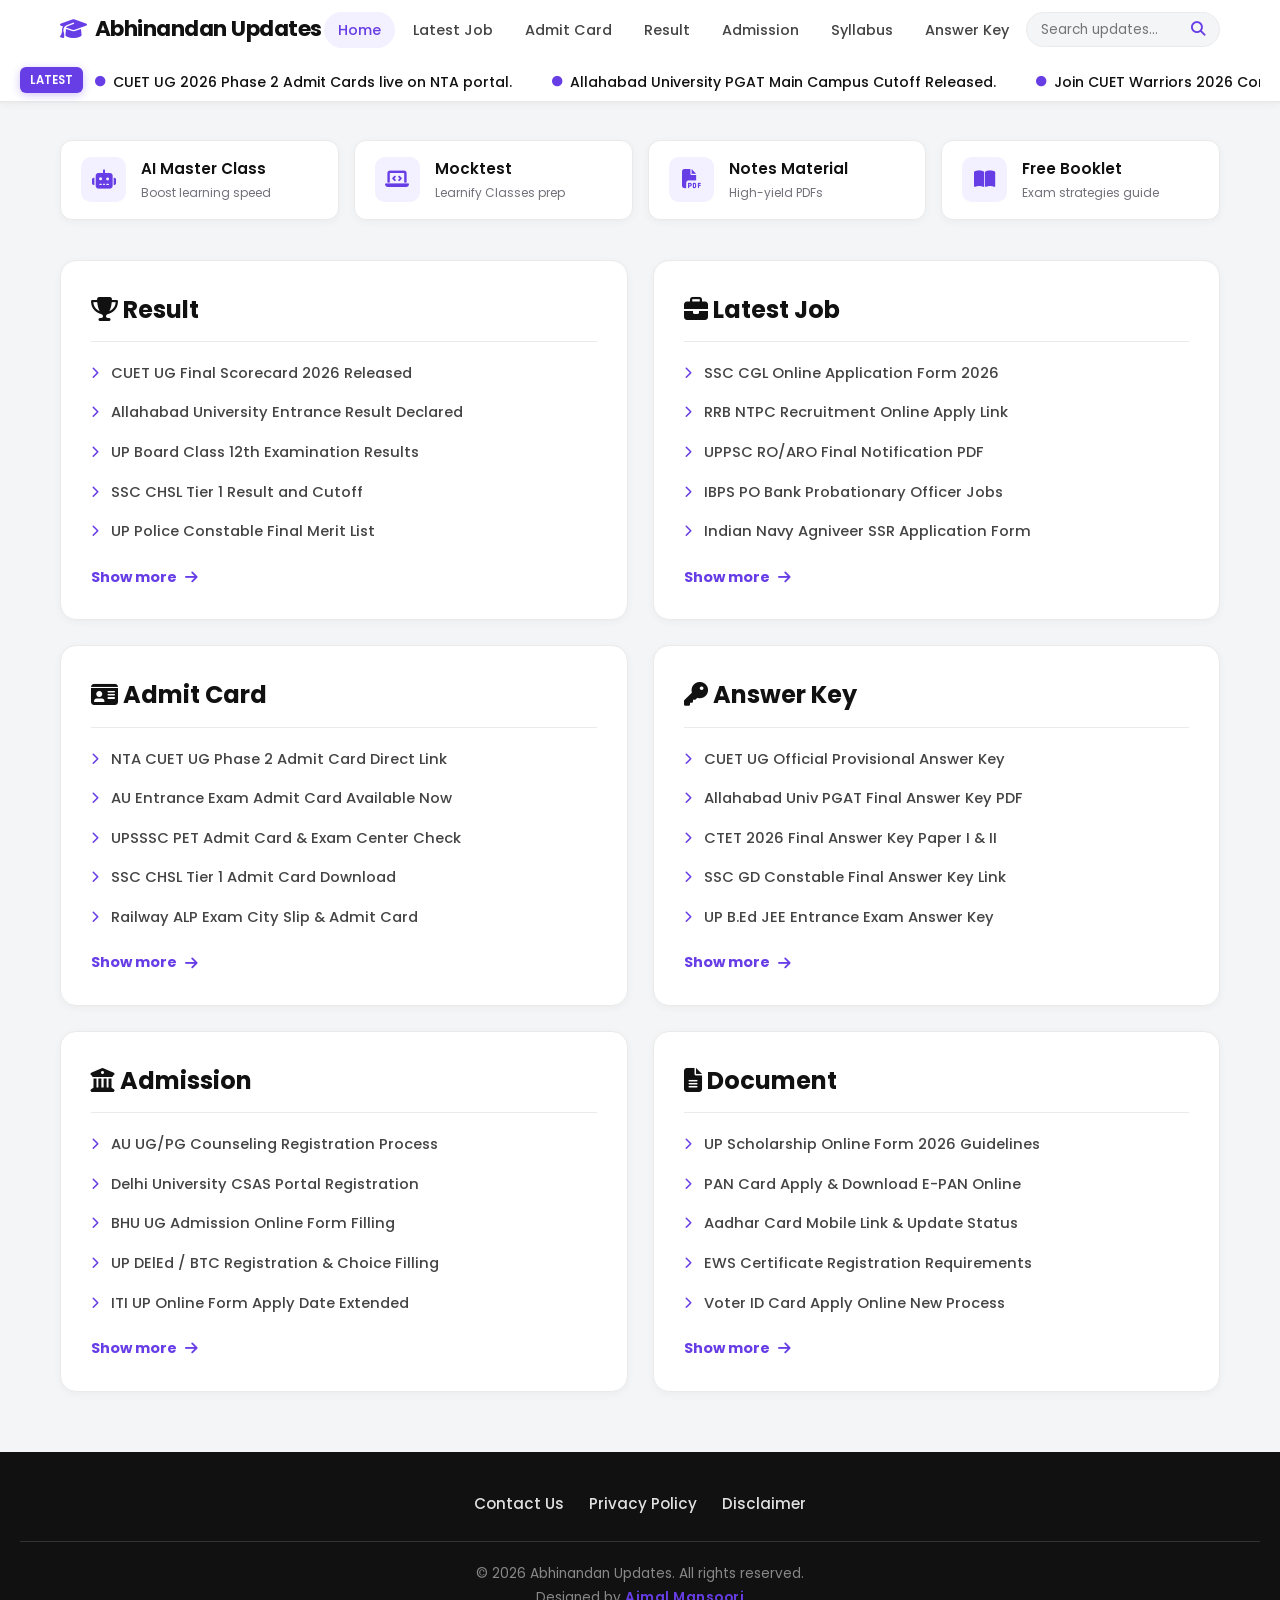
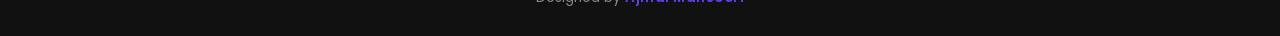
<file: index.html>
<!DOCTYPE html>
<html lang="en">
<head>
    <meta charset="UTF-8">
    <meta name="viewport" content="width=device-width, initial-scale=1.0">
    <title>Abhinandan Updates - Educational Portal</title>
    
    <!-- Poppins Font -->
    <link href="https://fonts.googleapis.com/css2?family=Poppins:wght@400;500;600;700;800&display=swap" rel="stylesheet">
    <!-- Font Awesome -->
    <link rel="stylesheet" href="https://cdnjs.cloudflare.com/ajax/libs/font-awesome/6.4.0/css/all.min.css">
    <!-- Custom CSS -->
    <link rel="stylesheet" href="style.css">
</head>
<body>

    <!-- === HEADER & NAVBAR === -->
    <header class="header-wrapper">
        <nav class="navbar">
            <a href="index.html" class="logo">
                <i class="fas fa-graduation-cap"></i> Abhinandan Updates
            </a>
            
            <ul class="nav-links" id="navLinks">
                <li><a href="index.html" class="active">Home</a></li>
                <li><a href="latest-jobs.html">Latest Job</a></li>
                <li><a href="admit-card.html">Admit Card</a></li>
                <li><a href="result.html">Result</a></li>
                <li><a href="admission.html">Admission</a></li>
                <li><a href="syllabus.html">Syllabus</a></li>
                <li><a href="answer-key.html">Answer Key</a></li>
            </ul>

            <div class="header-right">
                <div class="search-box">
                    <input type="text" placeholder="Search updates...">
                    <button type="submit"><i class="fas fa-search"></i></button>
                </div>
                <!-- 3-Dot Menu Icon for Mobile -->
                <div class="menu-toggle" id="mobile-menu">
                    <i class="fas fa-bars"></i>
                </div>
            </div>
        </nav>

        <!-- === TICKER BAR === -->
        <div class="ticker-bar">
            <div class="ticker-badge">LATEST</div>
            <div class="ticker-wrapper">
                <div class="ticker-content">
                    <span class="ticker-item"><i class="fas fa-circle"></i> <a href="cuet-ug-admit-card.html">CUET UG 2026 Phase 2 Admit Cards live on NTA portal.</a></span>
                    <span class="ticker-item"><i class="fas fa-circle"></i> <a href="au-pgat-cutoff.html">Allahabad University PGAT Main Campus Cutoff Released.</a></span>
                    <span class="ticker-item"><i class="fas fa-circle"></i> <a href="https://t.me/cuetwarriors2026" target="_blank">Join CUET Warriors 2026 Community for Notes.</a></span>
                </div>
            </div>
        </div>
    </header>

    <!-- === MAIN CONTENT === -->
    <div class="main-container">
        
        <!-- === PREMIUM TOOLS SECTION (Matching Screenshot) === -->
        <section class="tools-section">
            <div class="tools-grid">
                
                <a href="#" class="tool-card">
                    <div class="tool-icon"><i class="fas fa-robot"></i></div>
                    <div class="tool-info">
                        <h3>AI Master Class</h3>
                        <p>Boost learning speed</p>
                    </div>
                </a>

                <a href="#" class="tool-card">
                    <div class="tool-icon"><i class="fas fa-laptop-code"></i></div>
                    <div class="tool-info">
                        <h3>Mocktest</h3>
                        <p>Learnify Classes prep</p>
                    </div>
                </a>

                <a href="#" class="tool-card">
                    <div class="tool-icon"><i class="fas fa-file-pdf"></i></div>
                    <div class="tool-info">
                        <h3>Notes Material</h3>
                        <p>High-yield PDFs</p>
                    </div>
                </a>

                <a href="#" class="tool-card">
                    <div class="tool-icon"><i class="fas fa-book-open"></i></div>
                    <div class="tool-info">
                        <h3>Free Booklet</h3>
                        <p>Exam strategies guide</p>
                    </div>
                </a>

            </div>
        </section>

        <!-- === ALL LIST GRIDS === -->
        <section class="list-grid">
            
            <!-- Result Box -->
            <div class="samarth-box">
                <h2><i class="fas fa-trophy"></i> Result</h2>
                <ul class="samarth-list">
                    <li><a href="cuet-ug-final-scorecard-2026.html"><i class="fas fa-chevron-right"></i> <span>CUET UG Final Scorecard 2026 Released</span></a></li>
                    <li><a href="allahabad-university-entrance-result.html"><i class="fas fa-chevron-right"></i> <span>Allahabad University Entrance Result Declared</span></a></li>
                    <li><a href="up-board-12th-result.html"><i class="fas fa-chevron-right"></i> <span>UP Board Class 12th Examination Results</span></a></li>
                    <li><a href="ssc-chsl-tier1-result.html"><i class="fas fa-chevron-right"></i> <span>SSC CHSL Tier 1 Result and Cutoff</span></a></li>
                    <li><a href="up-police-constable-merit.html"><i class="fas fa-chevron-right"></i> <span>UP Police Constable Final Merit List</span></a></li>
                </ul>
                <a href="result.html" class="show-more-link">Show more <i class="fas fa-arrow-right"></i></a>
            </div>

            <!-- Latest Job Box -->
            <div class="samarth-box">
                <h2><i class="fas fa-briefcase"></i> Latest Job</h2>
                <ul class="samarth-list">
                    <li><a href="ssc-cgl-online-form.html"><i class="fas fa-chevron-right"></i> <span>SSC CGL Online Application Form 2026</span></a></li>
                    <li><a href="rrb-ntpc-recruitment.html"><i class="fas fa-chevron-right"></i> <span>RRB NTPC Recruitment Online Apply Link</span></a></li>
                    <li><a href="uppsc-ro-aro-notification.html"><i class="fas fa-chevron-right"></i> <span>UPPSC RO/ARO Final Notification PDF</span></a></li>
                    <li><a href="ibps-po-recruitment.html"><i class="fas fa-chevron-right"></i> <span>IBPS PO Bank Probationary Officer Jobs</span></a></li>
                    <li><a href="navy-agniveer-ssr.html"><i class="fas fa-chevron-right"></i> <span>Indian Navy Agniveer SSR Application Form</span></a></li>
                </ul>
                <a href="latest-jobs.html" class="show-more-link">Show more <i class="fas fa-arrow-right"></i></a>
            </div>

            <!-- Admit Card Box -->
            <div class="samarth-box">
                <h2><i class="fas fa-id-card"></i> Admit Card</h2>
                <ul class="samarth-list">
                    <li><a href="cuet-ug-admit-card.html"><i class="fas fa-chevron-right"></i> <span>NTA CUET UG Phase 2 Admit Card Direct Link</span></a></li>
                    <li><a href="au-entrance-admit-card.html"><i class="fas fa-chevron-right"></i> <span>AU Entrance Exam Admit Card Available Now</span></a></li>
                    <li><a href="upsssc-pet-admit-card.html"><i class="fas fa-chevron-right"></i> <span>UPSSSC PET Admit Card & Exam Center Check</span></a></li>
                    <li><a href="ssc-chsl-admit-card.html"><i class="fas fa-chevron-right"></i> <span>SSC CHSL Tier 1 Admit Card Download</span></a></li>
                    <li><a href="railway-alp-city-slip.html"><i class="fas fa-chevron-right"></i> <span>Railway ALP Exam City Slip & Admit Card</span></a></li>
                </ul>
                <a href="admit-card.html" class="show-more-link">Show more <i class="fas fa-arrow-right"></i></a>
            </div>

            <!-- Answer Key Box -->
            <div class="samarth-box">
                <h2><i class="fas fa-key"></i> Answer Key</h2>
                <ul class="samarth-list">
                    <li><a href="cuet-ug-answer-key.html"><i class="fas fa-chevron-right"></i> <span>CUET UG Official Provisional Answer Key</span></a></li>
                    <li><a href="au-pgat-answer-key.html"><i class="fas fa-chevron-right"></i> <span>Allahabad Univ PGAT Final Answer Key PDF</span></a></li>
                    <li><a href="ctet-answer-key.html"><i class="fas fa-chevron-right"></i> <span>CTET 2026 Final Answer Key Paper I & II</span></a></li>
                    <li><a href="ssc-gd-answer-key.html"><i class="fas fa-chevron-right"></i> <span>SSC GD Constable Final Answer Key Link</span></a></li>
                    <li><a href="up-bed-answer-key.html"><i class="fas fa-chevron-right"></i> <span>UP B.Ed JEE Entrance Exam Answer Key</span></a></li>
                </ul>
                <a href="answer-key.html" class="show-more-link">Show more <i class="fas fa-arrow-right"></i></a>
            </div>

            <!-- Admission Box -->
            <div class="samarth-box">
                <h2><i class="fas fa-university"></i> Admission</h2>
                <ul class="samarth-list">
                    <li><a href="au-counseling.html"><i class="fas fa-chevron-right"></i> <span>AU UG/PG Counseling Registration Process</span></a></li>
                    <li><a href="du-csas-portal.html"><i class="fas fa-chevron-right"></i> <span>Delhi University CSAS Portal Registration</span></a></li>
                    <li><a href="bhu-ug-admission.html"><i class="fas fa-chevron-right"></i> <span>BHU UG Admission Online Form Filling</span></a></li>
                    <li><a href="up-deled-registration.html"><i class="fas fa-chevron-right"></i> <span>UP DElEd / BTC Registration & Choice Filling</span></a></li>
                    <li><a href="iti-up-form.html"><i class="fas fa-chevron-right"></i> <span>ITI UP Online Form Apply Date Extended</span></a></li>
                </ul>
                <a href="admission.html" class="show-more-link">Show more <i class="fas fa-arrow-right"></i></a>
            </div>

            <!-- Document Box -->
            <div class="samarth-box">
                <h2><i class="fas fa-file-alt"></i> Document</h2>
                <ul class="samarth-list">
                    <li><a href="up-scholarship.html"><i class="fas fa-chevron-right"></i> <span>UP Scholarship Online Form 2026 Guidelines</span></a></li>
                    <li><a href="pan-card-apply.html"><i class="fas fa-chevron-right"></i> <span>PAN Card Apply & Download E-PAN Online</span></a></li>
                    <li><a href="aadhar-update.html"><i class="fas fa-chevron-right"></i> <span>Aadhar Card Mobile Link & Update Status</span></a></li>
                    <li><a href="ews-certificate.html"><i class="fas fa-chevron-right"></i> <span>EWS Certificate Registration Requirements</span></a></li>
                    <li><a href="voter-id-apply.html"><i class="fas fa-chevron-right"></i> <span>Voter ID Card Apply Online New Process</span></a></li>
                </ul>
                <a href="documents.html" class="show-more-link">Show more <i class="fas fa-arrow-right"></i></a>
            </div>

        </section>
    </div>

    <!-- === FOOTER === -->
    <footer>
        <div class="footer-links">
            <a href="contact-us.html">Contact Us</a>
            <a href="privacy-policy.html">Privacy Policy</a>
            <a href="disclaimer.html">Disclaimer</a>
        </div>
        <div class="copyright">
            <p>&copy; 2026 Abhinandan Updates. All rights reserved.</p>
            <p>Designed by <span class="developer">Ajmal Mansoori</span></p>
        </div>
    </footer>

</body>
</html>
</file>
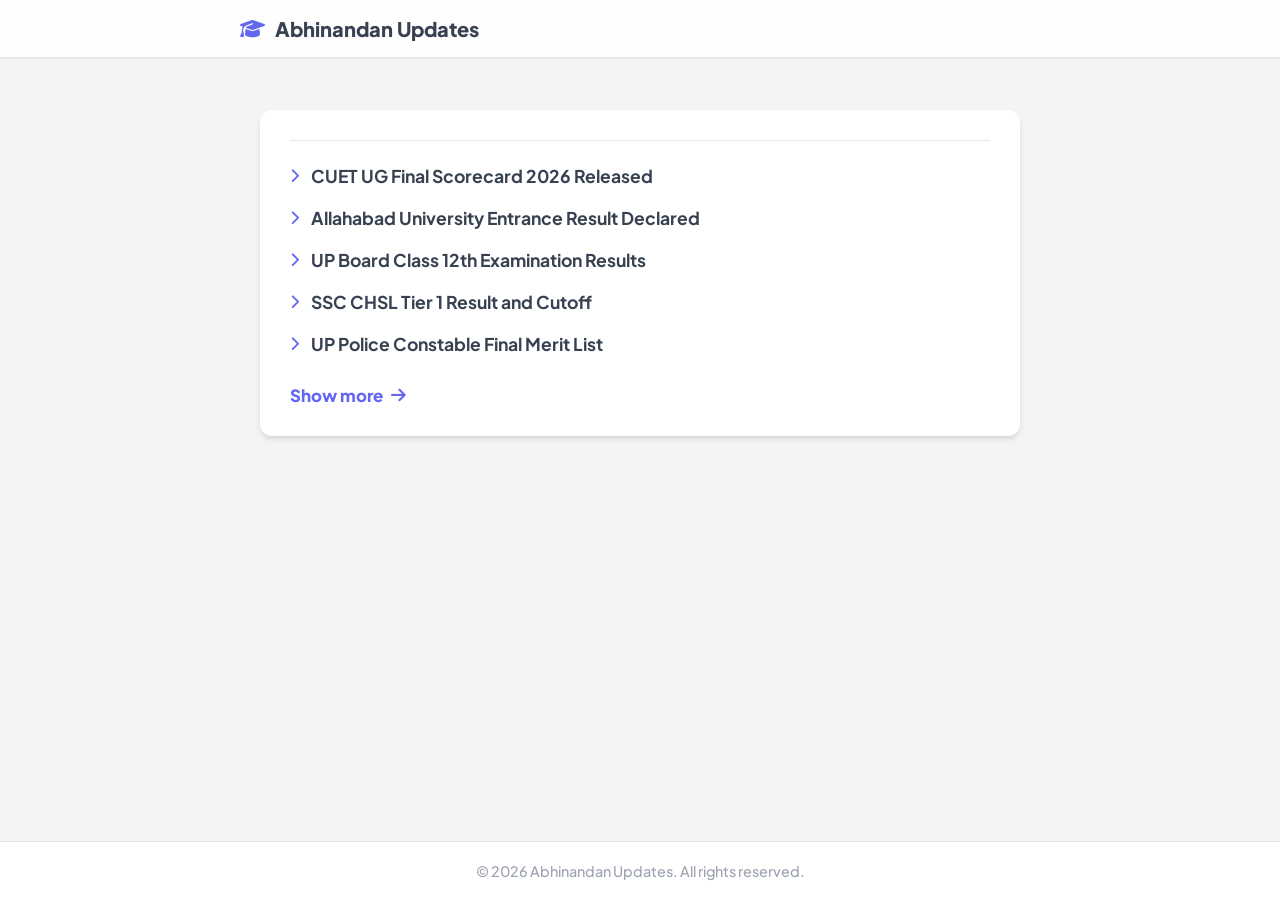
<file: admission.html>
<!DOCTYPE html>
<html lang="en">
<head>
    <meta charset="UTF-8">
    <meta name="viewport" content="width=device-width, initial-scale=1.0">
    <title>Admission</title>
    
    <!-- Google Fonts: Plus Jakarta Sans -->
    <link rel="preconnect" href="https://fonts.googleapis.com">
    <link rel="preconnect" href="https://fonts.gstatic.com" crossorigin>
    <link href="https://fonts.googleapis.com/css2?family=Plus+Jakarta+Sans:wght@500;600;700;800&display=swap" rel="stylesheet">
    
    <!-- Font Awesome Icons -->
    <link rel="stylesheet" href="https://cdnjs.cloudflare.com/ajax/libs/font-awesome/6.5.1/css/all.min.css">
    
    <style>
        /* === DESIGN SYSTEM === */
        :root {
            --primary: #6366F1;          /* Indigo matching the screenshot arrows/link */
            --bg-body: #F3F4F6;          /* Light gray background */
            --surface: #FFFFFF;
            --text-dark: #374151;        /* Dark gray text */
            --text-light: #9CA3AF;
            --border: #E5E7EB;
            --shadow-sm: 0 1px 2px 0 rgba(0, 0, 0, 0.05);
            --shadow-card: 0 4px 6px -1px rgba(0, 0, 0, 0.1), 0 2px 4px -1px rgba(0, 0, 0, 0.06);
            --radius-lg: 12px;
            --transition: all 0.2s ease-in-out;
        }

        * {
            margin: 0; padding: 0; box-sizing: border-box;
            font-family: 'Plus Jakarta Sans', sans-serif;
        }

        body {
            background-color: var(--bg-body);
            color: var(--text-dark);
            display: flex;
            flex-direction: column;
            min-height: 100vh;
            padding-top: 70px; /* Space for fixed header */
        }

        a { text-decoration: none; color: inherit; }

        /* === 1. HEADER === */
        .site-header {
            position: fixed;
            top: 0; width: 100%; z-index: 100;
            background: rgba(255, 255, 255, 0.9);
            backdrop-filter: blur(10px);
            border-bottom: 1px solid var(--border);
            box-shadow: var(--shadow-sm);
            padding: 16px 24px;
            display: flex;
            justify-content: center;
        }

        .header-content {
            max-width: 800px;
            width: 100%;
            display: flex;
            align-items: center;
            font-size: 1.25rem;
            font-weight: 800;
            color: var(--text-dark);
            gap: 10px;
        }
        
        .header-content i { color: var(--primary); }

        /* === 2. MAIN SECTION (SCREENSHOT UI) === */
        .main-content {
            flex: 1; /* Pushes footer to the bottom */
            max-width: 800px;
            width: 100%;
            margin: 40px auto;
            padding: 0 20px;
        }

        .results-card {
            background: var(--surface);
            border-radius: var(--radius-lg);
            padding: 30px;
            box-shadow: var(--shadow-card);
        }

        /* Top Border Line from Screenshot */
        .top-divider {
            height: 1px;
            background-color: var(--border);
            margin-bottom: 24px;
            width: 100%;
        }

        /* List Items */
        .update-list {
            list-style: none;
            display: flex;
            flex-direction: column;
            gap: 20px;
        }

        .update-item {
            display: flex;
            align-items: center;
            gap: 12px;
            font-size: 1.1rem;
            font-weight: 700;
            color: var(--text-dark);
            cursor: pointer;
            transition: var(--transition);
        }

        .update-item:hover {
            color: var(--primary);
        }

        .update-item i {
            color: var(--primary);
            font-size: 0.9rem;
            font-weight: 800;
        }

        /* Show More Button */
        .show-more-btn {
            display: inline-flex;
            align-items: center;
            gap: 8px;
            margin-top: 30px;
            color: var(--primary);
            font-weight: 800;
            font-size: 1.05rem;
            cursor: pointer;
            transition: var(--transition);
        }

        .show-more-btn:hover {
            opacity: 0.8;
            transform: translateX(4px);
        }

        /* === 3. FOOTER === */
        .site-footer {
            background: var(--surface);
            border-top: 1px solid var(--border);
            text-align: center;
            padding: 20px;
            font-size: 0.9rem;
            color: var(--text-light);
            font-weight: 500;
        }
    </style>
</head>
<body>

    <!-- Header -->
    <header class="site-header">
        <div class="header-content">
            <i class="fa-solid fa-graduation-cap"></i>
            Abhinandan Updates
        </div>
    </header>

    <!-- Main Section (Matching the Screenshot) -->
    <main class="main-content">
        <div class="results-card">
            
            <div class="top-divider"></div>

            <ul class="update-list">
                <li class="update-item">
                    <i class="fa-solid fa-chevron-right"></i>
                    CUET UG Final Scorecard 2026 Released
                </li>
                <li class="update-item">
                    <i class="fa-solid fa-chevron-right"></i>
                    Allahabad University Entrance Result Declared
                </li>
                <li class="update-item">
                    <i class="fa-solid fa-chevron-right"></i>
                    UP Board Class 12th Examination Results
                </li>
                <li class="update-item">
                    <i class="fa-solid fa-chevron-right"></i>
                    SSC CHSL Tier 1 Result and Cutoff
                </li>
                <li class="update-item">
                    <i class="fa-solid fa-chevron-right"></i>
                    UP Police Constable Final Merit List
                </li>
            </ul>

            <div class="show-more-btn">
                Show more <i class="fa-solid fa-arrow-right"></i>
            </div>
            
        </div>
    </main>

    <!-- Footer -->
    <footer class="site-footer">
        &copy; 2026 Abhinandan Updates. All rights reserved.
    </footer>

</body>
</html>
</file>
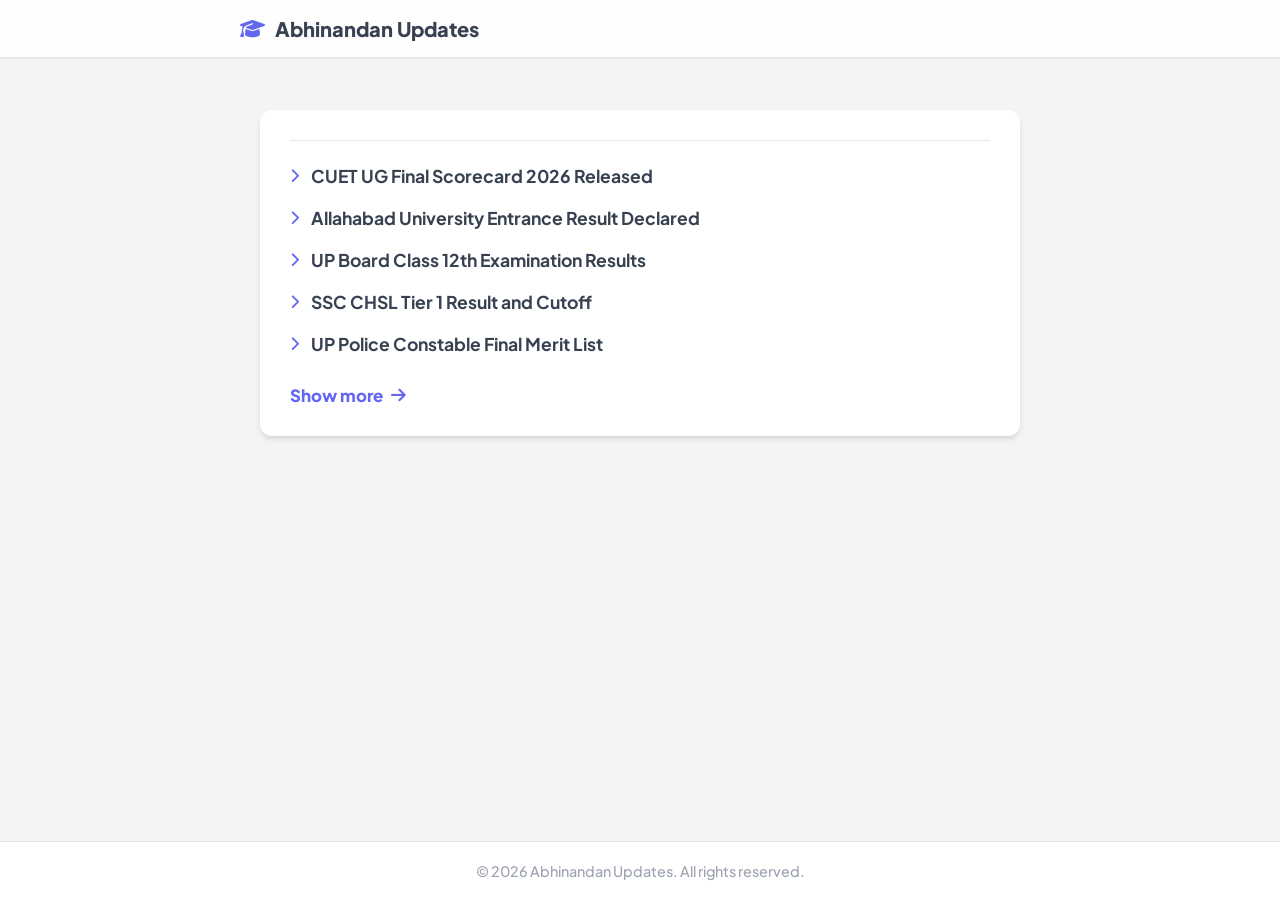
<file: admit.html>
<!DOCTYPE html>
<html lang="en">
<head>
    <meta charset="UTF-8">
    <meta name="viewport" content="width=device-width, initial-scale=1.0">
    <title>Admit Card</title>
    
    <!-- Google Fonts: Plus Jakarta Sans -->
    <link rel="preconnect" href="https://fonts.googleapis.com">
    <link rel="preconnect" href="https://fonts.gstatic.com" crossorigin>
    <link href="https://fonts.googleapis.com/css2?family=Plus+Jakarta+Sans:wght@500;600;700;800&display=swap" rel="stylesheet">
    
    <!-- Font Awesome Icons -->
    <link rel="stylesheet" href="https://cdnjs.cloudflare.com/ajax/libs/font-awesome/6.5.1/css/all.min.css">
    
    <style>
        /* === DESIGN SYSTEM === */
        :root {
            --primary: #6366F1;          /* Indigo matching the screenshot arrows/link */
            --bg-body: #F3F4F6;          /* Light gray background */
            --surface: #FFFFFF;
            --text-dark: #374151;        /* Dark gray text */
            --text-light: #9CA3AF;
            --border: #E5E7EB;
            --shadow-sm: 0 1px 2px 0 rgba(0, 0, 0, 0.05);
            --shadow-card: 0 4px 6px -1px rgba(0, 0, 0, 0.1), 0 2px 4px -1px rgba(0, 0, 0, 0.06);
            --radius-lg: 12px;
            --transition: all 0.2s ease-in-out;
        }

        * {
            margin: 0; padding: 0; box-sizing: border-box;
            font-family: 'Plus Jakarta Sans', sans-serif;
        }

        body {
            background-color: var(--bg-body);
            color: var(--text-dark);
            display: flex;
            flex-direction: column;
            min-height: 100vh;
            padding-top: 70px; /* Space for fixed header */
        }

        a { text-decoration: none; color: inherit; }

        /* === 1. HEADER === */
        .site-header {
            position: fixed;
            top: 0; width: 100%; z-index: 100;
            background: rgba(255, 255, 255, 0.9);
            backdrop-filter: blur(10px);
            border-bottom: 1px solid var(--border);
            box-shadow: var(--shadow-sm);
            padding: 16px 24px;
            display: flex;
            justify-content: center;
        }

        .header-content {
            max-width: 800px;
            width: 100%;
            display: flex;
            align-items: center;
            font-size: 1.25rem;
            font-weight: 800;
            color: var(--text-dark);
            gap: 10px;
        }
        
        .header-content i { color: var(--primary); }

        /* === 2. MAIN SECTION (SCREENSHOT UI) === */
        .main-content {
            flex: 1; /* Pushes footer to the bottom */
            max-width: 800px;
            width: 100%;
            margin: 40px auto;
            padding: 0 20px;
        }

        .results-card {
            background: var(--surface);
            border-radius: var(--radius-lg);
            padding: 30px;
            box-shadow: var(--shadow-card);
        }

        /* Top Border Line from Screenshot */
        .top-divider {
            height: 1px;
            background-color: var(--border);
            margin-bottom: 24px;
            width: 100%;
        }

        /* List Items */
        .update-list {
            list-style: none;
            display: flex;
            flex-direction: column;
            gap: 20px;
        }

        .update-item {
            display: flex;
            align-items: center;
            gap: 12px;
            font-size: 1.1rem;
            font-weight: 700;
            color: var(--text-dark);
            cursor: pointer;
            transition: var(--transition);
        }

        .update-item:hover {
            color: var(--primary);
        }

        .update-item i {
            color: var(--primary);
            font-size: 0.9rem;
            font-weight: 800;
        }

        /* Show More Button */
        .show-more-btn {
            display: inline-flex;
            align-items: center;
            gap: 8px;
            margin-top: 30px;
            color: var(--primary);
            font-weight: 800;
            font-size: 1.05rem;
            cursor: pointer;
            transition: var(--transition);
        }

        .show-more-btn:hover {
            opacity: 0.8;
            transform: translateX(4px);
        }

        /* === 3. FOOTER === */
        .site-footer {
            background: var(--surface);
            border-top: 1px solid var(--border);
            text-align: center;
            padding: 20px;
            font-size: 0.9rem;
            color: var(--text-light);
            font-weight: 500;
        }
    </style>
</head>
<body>

    <!-- Header -->
    <header class="site-header">
        <div class="header-content">
            <i class="fa-solid fa-graduation-cap"></i>
            Abhinandan Updates
        </div>
    </header>

    <!-- Main Section (Matching the Screenshot) -->
    <main class="main-content">
        <div class="results-card">
            
            <div class="top-divider"></div>

            <ul class="update-list">
                <li class="update-item">
                    <i class="fa-solid fa-chevron-right"></i>
                    CUET UG Final Scorecard 2026 Released
                </li>
                <li class="update-item">
                    <i class="fa-solid fa-chevron-right"></i>
                    Allahabad University Entrance Result Declared
                </li>
                <li class="update-item">
                    <i class="fa-solid fa-chevron-right"></i>
                    UP Board Class 12th Examination Results
                </li>
                <li class="update-item">
                    <i class="fa-solid fa-chevron-right"></i>
                    SSC CHSL Tier 1 Result and Cutoff
                </li>
                <li class="update-item">
                    <i class="fa-solid fa-chevron-right"></i>
                    UP Police Constable Final Merit List
                </li>
            </ul>

            <div class="show-more-btn">
                Show more <i class="fa-solid fa-arrow-right"></i>
            </div>
            
        </div>
    </main>

    <!-- Footer -->
    <footer class="site-footer">
        &copy; 2026 Abhinandan Updates. All rights reserved.
    </footer>

</body>
</html>
</file>
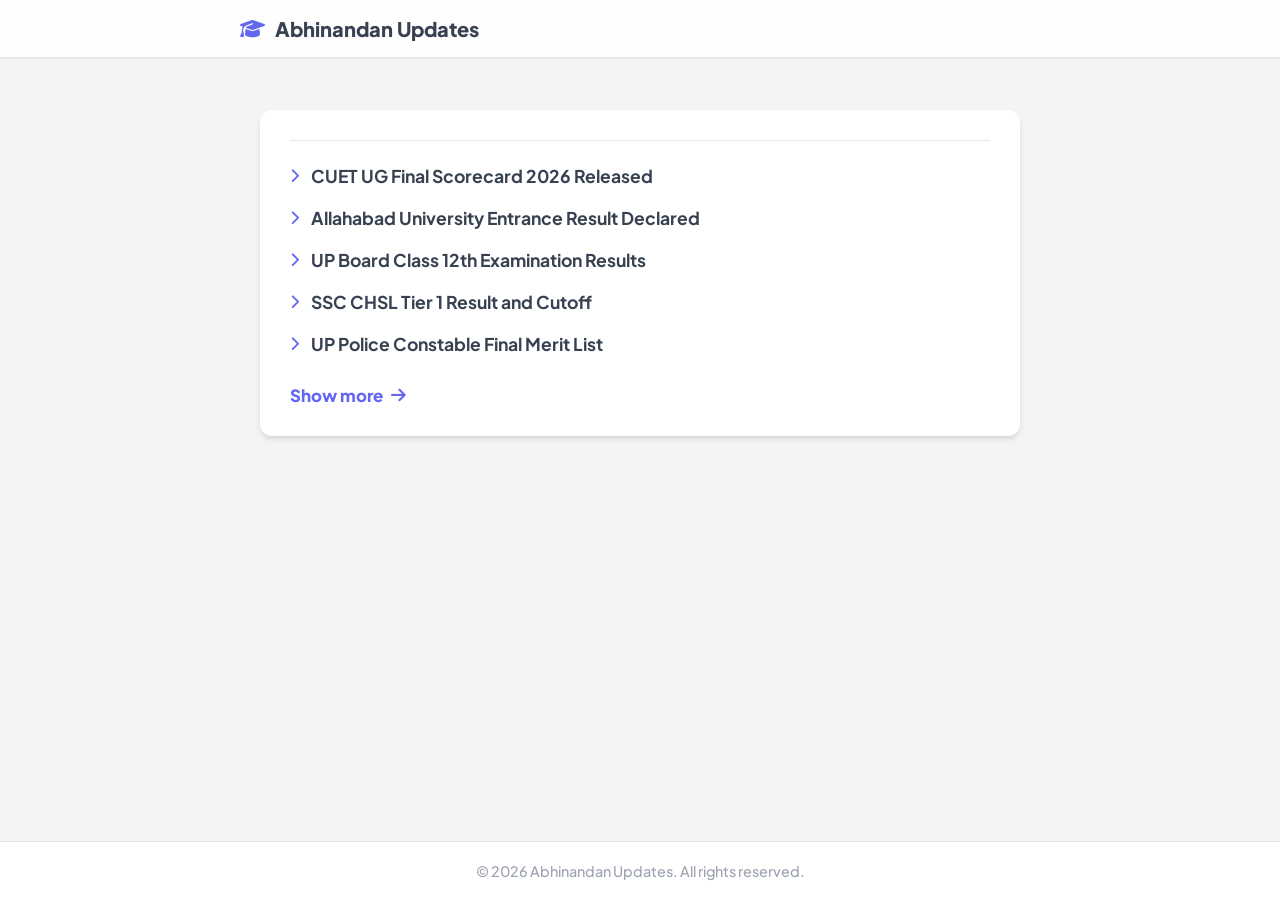
<file: doc.html>
<!DOCTYPE html>
<html lang="en">
<head>
    <meta charset="UTF-8">
    <meta name="viewport" content="width=device-width, initial-scale=1.0">
    <title>Document</title>
    
    <!-- Google Fonts: Plus Jakarta Sans -->
    <link rel="preconnect" href="https://fonts.googleapis.com">
    <link rel="preconnect" href="https://fonts.gstatic.com" crossorigin>
    <link href="https://fonts.googleapis.com/css2?family=Plus+Jakarta+Sans:wght@500;600;700;800&display=swap" rel="stylesheet">
    
    <!-- Font Awesome Icons -->
    <link rel="stylesheet" href="https://cdnjs.cloudflare.com/ajax/libs/font-awesome/6.5.1/css/all.min.css">
    
    <style>
        /* === DESIGN SYSTEM === */
        :root {
            --primary: #6366F1;          /* Indigo matching the screenshot arrows/link */
            --bg-body: #F3F4F6;          /* Light gray background */
            --surface: #FFFFFF;
            --text-dark: #374151;        /* Dark gray text */
            --text-light: #9CA3AF;
            --border: #E5E7EB;
            --shadow-sm: 0 1px 2px 0 rgba(0, 0, 0, 0.05);
            --shadow-card: 0 4px 6px -1px rgba(0, 0, 0, 0.1), 0 2px 4px -1px rgba(0, 0, 0, 0.06);
            --radius-lg: 12px;
            --transition: all 0.2s ease-in-out;
        }

        * {
            margin: 0; padding: 0; box-sizing: border-box;
            font-family: 'Plus Jakarta Sans', sans-serif;
        }

        body {
            background-color: var(--bg-body);
            color: var(--text-dark);
            display: flex;
            flex-direction: column;
            min-height: 100vh;
            padding-top: 70px; /* Space for fixed header */
        }

        a { text-decoration: none; color: inherit; }

        /* === 1. HEADER === */
        .site-header {
            position: fixed;
            top: 0; width: 100%; z-index: 100;
            background: rgba(255, 255, 255, 0.9);
            backdrop-filter: blur(10px);
            border-bottom: 1px solid var(--border);
            box-shadow: var(--shadow-sm);
            padding: 16px 24px;
            display: flex;
            justify-content: center;
        }

        .header-content {
            max-width: 800px;
            width: 100%;
            display: flex;
            align-items: center;
            font-size: 1.25rem;
            font-weight: 800;
            color: var(--text-dark);
            gap: 10px;
        }
        
        .header-content i { color: var(--primary); }

        /* === 2. MAIN SECTION (SCREENSHOT UI) === */
        .main-content {
            flex: 1; /* Pushes footer to the bottom */
            max-width: 800px;
            width: 100%;
            margin: 40px auto;
            padding: 0 20px;
        }

        .results-card {
            background: var(--surface);
            border-radius: var(--radius-lg);
            padding: 30px;
            box-shadow: var(--shadow-card);
        }

        /* Top Border Line from Screenshot */
        .top-divider {
            height: 1px;
            background-color: var(--border);
            margin-bottom: 24px;
            width: 100%;
        }

        /* List Items */
        .update-list {
            list-style: none;
            display: flex;
            flex-direction: column;
            gap: 20px;
        }

        .update-item {
            display: flex;
            align-items: center;
            gap: 12px;
            font-size: 1.1rem;
            font-weight: 700;
            color: var(--text-dark);
            cursor: pointer;
            transition: var(--transition);
        }

        .update-item:hover {
            color: var(--primary);
        }

        .update-item i {
            color: var(--primary);
            font-size: 0.9rem;
            font-weight: 800;
        }

        /* Show More Button */
        .show-more-btn {
            display: inline-flex;
            align-items: center;
            gap: 8px;
            margin-top: 30px;
            color: var(--primary);
            font-weight: 800;
            font-size: 1.05rem;
            cursor: pointer;
            transition: var(--transition);
        }

        .show-more-btn:hover {
            opacity: 0.8;
            transform: translateX(4px);
        }

        /* === 3. FOOTER === */
        .site-footer {
            background: var(--surface);
            border-top: 1px solid var(--border);
            text-align: center;
            padding: 20px;
            font-size: 0.9rem;
            color: var(--text-light);
            font-weight: 500;
        }
    </style>
</head>
<body>

    <!-- Header -->
    <header class="site-header">
        <div class="header-content">
            <i class="fa-solid fa-graduation-cap"></i>
            Abhinandan Updates
        </div>
    </header>

    <!-- Main Section (Matching the Screenshot) -->
    <main class="main-content">
        <div class="results-card">
            
            <div class="top-divider"></div>

            <ul class="update-list">
                <li class="update-item">
                    <i class="fa-solid fa-chevron-right"></i>
                    CUET UG Final Scorecard 2026 Released
                </li>
                <li class="update-item">
                    <i class="fa-solid fa-chevron-right"></i>
                    Allahabad University Entrance Result Declared
                </li>
                <li class="update-item">
                    <i class="fa-solid fa-chevron-right"></i>
                    UP Board Class 12th Examination Results
                </li>
                <li class="update-item">
                    <i class="fa-solid fa-chevron-right"></i>
                    SSC CHSL Tier 1 Result and Cutoff
                </li>
                <li class="update-item">
                    <i class="fa-solid fa-chevron-right"></i>
                    UP Police Constable Final Merit List
                </li>
            </ul>

            <div class="show-more-btn">
                Show more <i class="fa-solid fa-arrow-right"></i>
            </div>
            
        </div>
    </main>

    <!-- Footer -->
    <footer class="site-footer">
        &copy; 2026 Abhinandan Updates. All rights reserved.
    </footer>

</body>
</html>
</file>
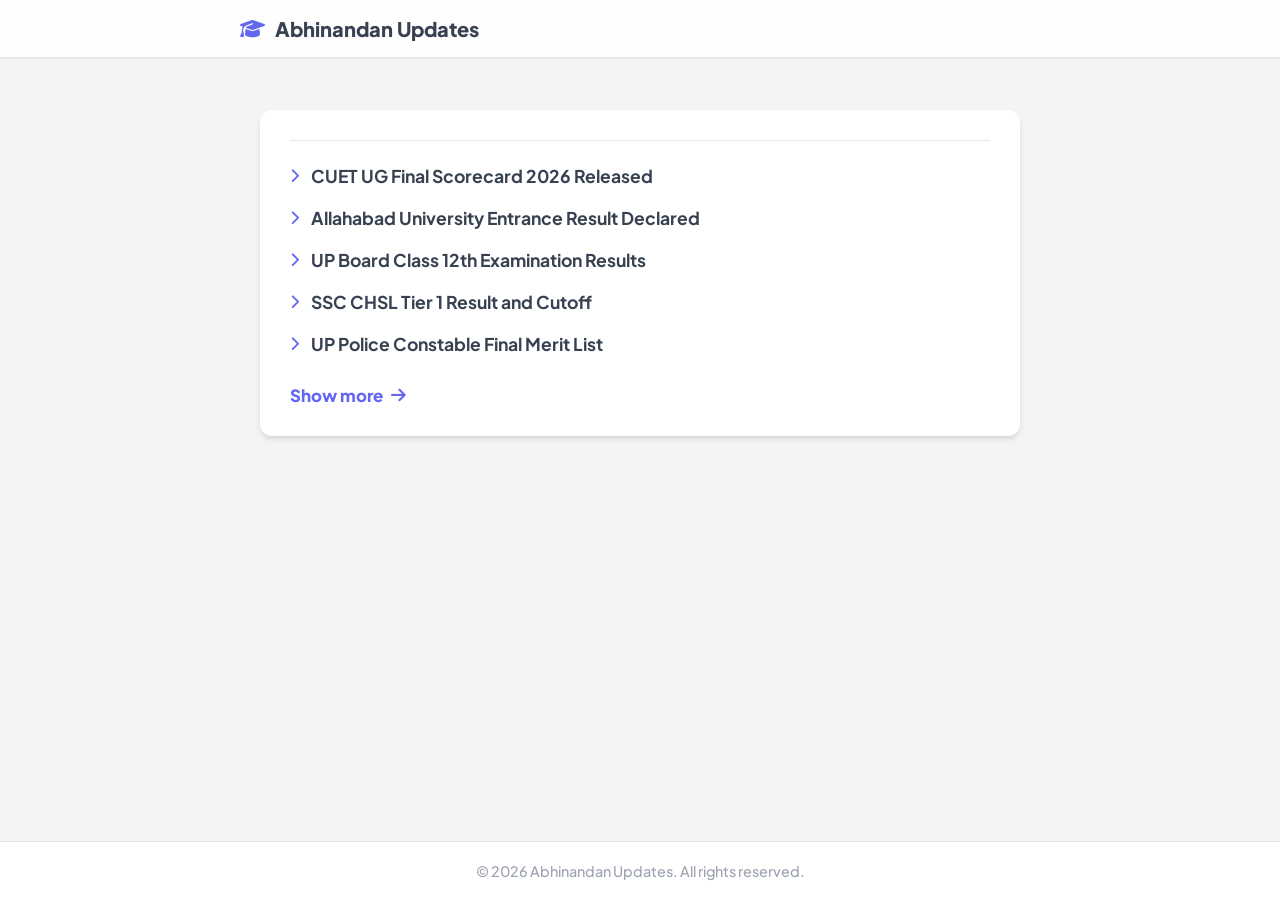
<file: job.html>
<!DOCTYPE html>
<html lang="en">
<head>
    <meta charset="UTF-8">
    <meta name="viewport" content="width=device-width, initial-scale=1.0">
    <title>Latest Job</title>
    
    <!-- Google Fonts: Plus Jakarta Sans -->
    <link rel="preconnect" href="https://fonts.googleapis.com">
    <link rel="preconnect" href="https://fonts.gstatic.com" crossorigin>
    <link href="https://fonts.googleapis.com/css2?family=Plus+Jakarta+Sans:wght@500;600;700;800&display=swap" rel="stylesheet">
    
    <!-- Font Awesome Icons -->
    <link rel="stylesheet" href="https://cdnjs.cloudflare.com/ajax/libs/font-awesome/6.5.1/css/all.min.css">
    
    <style>
        /* === DESIGN SYSTEM === */
        :root {
            --primary: #6366F1;          /* Indigo matching the screenshot arrows/link */
            --bg-body: #F3F4F6;          /* Light gray background */
            --surface: #FFFFFF;
            --text-dark: #374151;        /* Dark gray text */
            --text-light: #9CA3AF;
            --border: #E5E7EB;
            --shadow-sm: 0 1px 2px 0 rgba(0, 0, 0, 0.05);
            --shadow-card: 0 4px 6px -1px rgba(0, 0, 0, 0.1), 0 2px 4px -1px rgba(0, 0, 0, 0.06);
            --radius-lg: 12px;
            --transition: all 0.2s ease-in-out;
        }

        * {
            margin: 0; padding: 0; box-sizing: border-box;
            font-family: 'Plus Jakarta Sans', sans-serif;
        }

        body {
            background-color: var(--bg-body);
            color: var(--text-dark);
            display: flex;
            flex-direction: column;
            min-height: 100vh;
            padding-top: 70px; /* Space for fixed header */
        }

        a { text-decoration: none; color: inherit; }

        /* === 1. HEADER === */
        .site-header {
            position: fixed;
            top: 0; width: 100%; z-index: 100;
            background: rgba(255, 255, 255, 0.9);
            backdrop-filter: blur(10px);
            border-bottom: 1px solid var(--border);
            box-shadow: var(--shadow-sm);
            padding: 16px 24px;
            display: flex;
            justify-content: center;
        }

        .header-content {
            max-width: 800px;
            width: 100%;
            display: flex;
            align-items: center;
            font-size: 1.25rem;
            font-weight: 800;
            color: var(--text-dark);
            gap: 10px;
        }
        
        .header-content i { color: var(--primary); }

        /* === 2. MAIN SECTION (SCREENSHOT UI) === */
        .main-content {
            flex: 1; /* Pushes footer to the bottom */
            max-width: 800px;
            width: 100%;
            margin: 40px auto;
            padding: 0 20px;
        }

        .results-card {
            background: var(--surface);
            border-radius: var(--radius-lg);
            padding: 30px;
            box-shadow: var(--shadow-card);
        }

        /* Top Border Line from Screenshot */
        .top-divider {
            height: 1px;
            background-color: var(--border);
            margin-bottom: 24px;
            width: 100%;
        }

        /* List Items */
        .update-list {
            list-style: none;
            display: flex;
            flex-direction: column;
            gap: 20px;
        }

        .update-item {
            display: flex;
            align-items: center;
            gap: 12px;
            font-size: 1.1rem;
            font-weight: 700;
            color: var(--text-dark);
            cursor: pointer;
            transition: var(--transition);
        }

        .update-item:hover {
            color: var(--primary);
        }

        .update-item i {
            color: var(--primary);
            font-size: 0.9rem;
            font-weight: 800;
        }

        /* Show More Button */
        .show-more-btn {
            display: inline-flex;
            align-items: center;
            gap: 8px;
            margin-top: 30px;
            color: var(--primary);
            font-weight: 800;
            font-size: 1.05rem;
            cursor: pointer;
            transition: var(--transition);
        }

        .show-more-btn:hover {
            opacity: 0.8;
            transform: translateX(4px);
        }

        /* === 3. FOOTER === */
        .site-footer {
            background: var(--surface);
            border-top: 1px solid var(--border);
            text-align: center;
            padding: 20px;
            font-size: 0.9rem;
            color: var(--text-light);
            font-weight: 500;
        }
    </style>
</head>
<body>

    <!-- Header -->
    <header class="site-header">
        <div class="header-content">
            <i class="fa-solid fa-graduation-cap"></i>
            Abhinandan Updates
        </div>
    </header>

    <!-- Main Section (Matching the Screenshot) -->
    <main class="main-content">
        <div class="results-card">
            
            <div class="top-divider"></div>

            <ul class="update-list">
                <li class="update-item">
                    <i class="fa-solid fa-chevron-right"></i>
                    CUET UG Final Scorecard 2026 Released
                </li>
                <li class="update-item">
                    <i class="fa-solid fa-chevron-right"></i>
                    Allahabad University Entrance Result Declared
                </li>
                <li class="update-item">
                    <i class="fa-solid fa-chevron-right"></i>
                    UP Board Class 12th Examination Results
                </li>
                <li class="update-item">
                    <i class="fa-solid fa-chevron-right"></i>
                    SSC CHSL Tier 1 Result and Cutoff
                </li>
                <li class="update-item">
                    <i class="fa-solid fa-chevron-right"></i>
                    UP Police Constable Final Merit List
                </li>
            </ul>

            <div class="show-more-btn">
                Show more <i class="fa-solid fa-arrow-right"></i>
            </div>
            
        </div>
    </main>

    <!-- Footer -->
    <footer class="site-footer">
        &copy; 2026 Abhinandan Updates. All rights reserved.
    </footer>

</body>
</html>
</file>
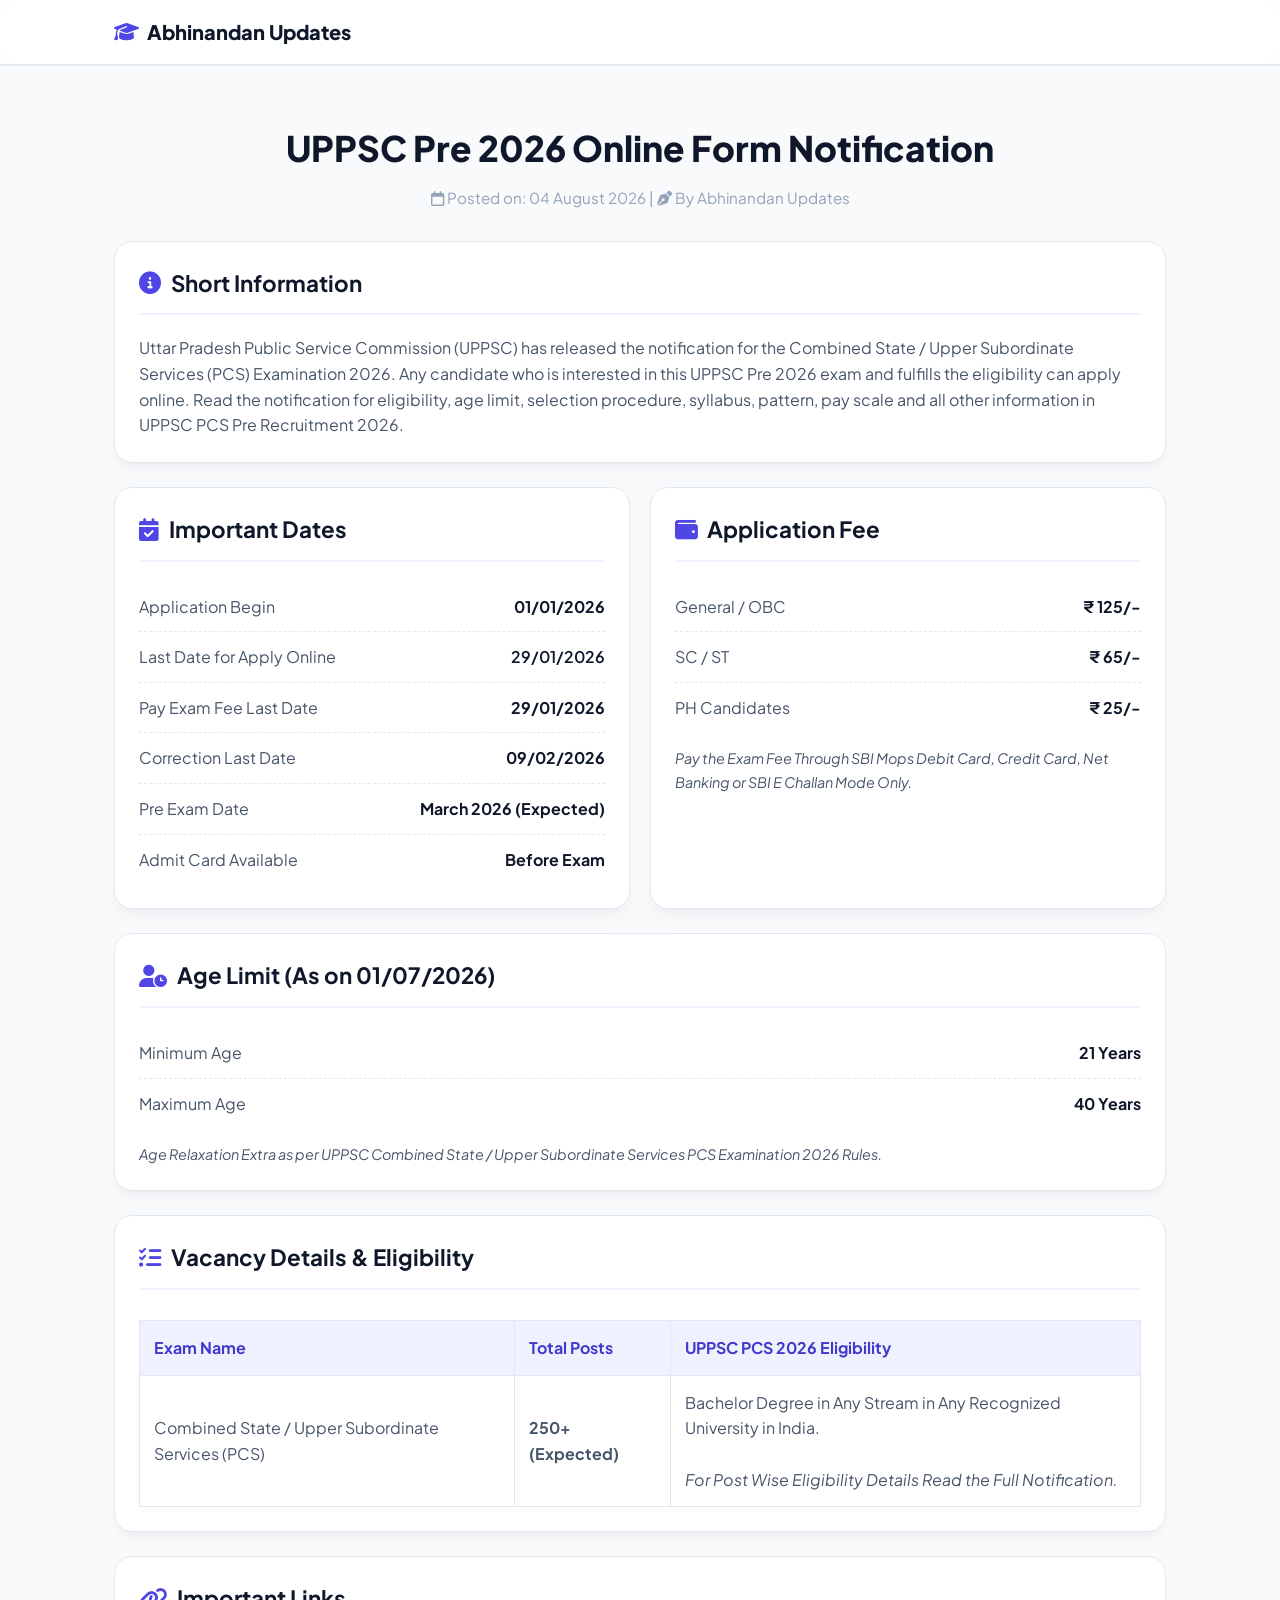
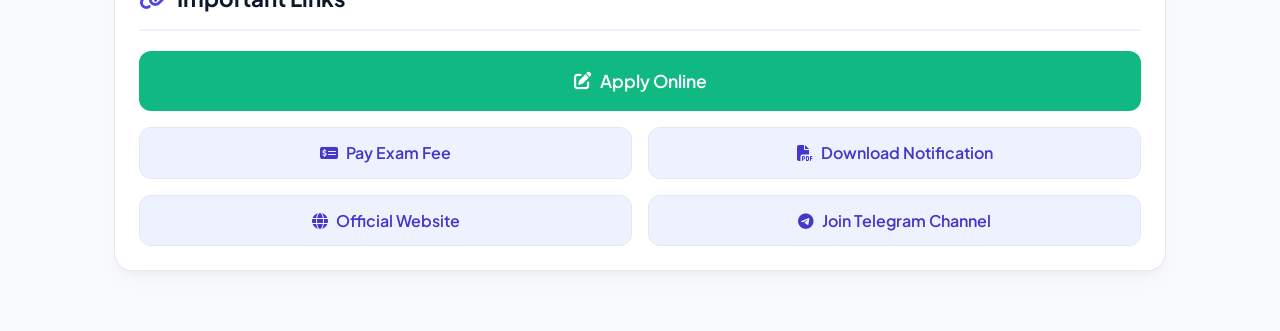
<file: jobpanel.html>
<!DOCTYPE html>
<html lang="en">
<head>
    <meta charset="UTF-8">
    <meta name="viewport" content="width=device-width, initial-scale=1.0">
    <title>UPPSC Pre 2026 Online Form - Abhinandan Updates</title>
    
    <!-- Google Fonts: Plus Jakarta Sans & Inter -->
    <link rel="preconnect" href="https://fonts.googleapis.com">
    <link rel="preconnect" href="https://fonts.gstatic.com" crossorigin>
    <link href="https://fonts.googleapis.com/css2?family=Plus+Jakarta+Sans:wght@400;500;600;700;800&family=Inter:wght@400;500;600;700&display=swap" rel="stylesheet">
    
    <!-- Font Awesome Icons -->
    <link rel="stylesheet" href="https://cdnjs.cloudflare.com/ajax/libs/font-awesome/6.5.1/css/all.min.css">
    
    <style>
        /* === MODERN SAAS / PREMIUM DESIGN SYSTEM === */
        :root {
            --primary: #4F46E5;          
            --primary-dark: #4338CA;
            --primary-light: #EEF2FF;
            --primary-gradient: linear-gradient(135deg, #4F46E5 0%, #7C3AED 100%);
            --secondary: #0EA5E9;        
            --accent-green: #10B981;
            --accent-red: #EF4444;
            --bg-body: #F8FAFC;          
            --surface: #FFFFFF;
            --text-dark: #0F172A;        
            --text-muted: #475569;       
            --text-light: #94A3B8;       
            --border: #E2E8F0;           
            --shadow-sm: 0 1px 2px 0 rgba(0, 0, 0, 0.05);
            --shadow-card: 0 10px 25px -5px rgba(15, 23, 42, 0.04), 0 8px 10px -6px rgba(15, 23, 42, 0.04);
            --radius-sm: 8px;
            --radius-md: 12px;
            --radius-lg: 18px;
            --radius-full: 9999px;
            --transition: all 0.25s cubic-bezier(0.4, 0, 0.2, 1);
        }

        * {
            margin: 0; padding: 0; box-sizing: border-box;
            font-family: 'Plus Jakarta Sans', 'Inter', sans-serif;
        }

        body {
            background-color: var(--bg-body);
            color: var(--text-muted);
            line-height: 1.6;
            overflow-x: hidden;
            -webkit-font-smoothing: antialiased;
            padding-top: 80px; 
        }

        a { text-decoration: none; color: inherit; }
        ul { list-style: none; }

        /* === TOP NAVBAR === */
        .header-wrapper {
            position: fixed; width: 100%; top: 0; z-index: 1000;
            background: rgba(255, 255, 255, 0.85);
            backdrop-filter: blur(12px);
            -webkit-backdrop-filter: blur(12px);
            border-bottom: 1px solid var(--border);
            box-shadow: var(--shadow-sm);
        }

        .navbar {
            max-width: 1100px; margin: auto;
            display: flex; justify-content: space-between; 
            align-items: center; padding: 16px 24px;
        }

        .logo {
            font-size: 1.25rem; font-weight: 800; color: var(--text-dark);
            display: flex; align-items: center; gap: 8px;
        }

        .logo i { color: var(--primary); }

        /* === POST HEADER === */
        .post-header {
            max-width: 1100px; margin: 40px auto 20px; padding: 0 24px;
            text-align: center;
        }
        .post-title {
            color: var(--text-dark); font-size: 2.2rem; font-weight: 800; margin-bottom: 10px;
        }
        .post-meta {
            color: var(--text-light); font-size: 0.95rem; margin-bottom: 30px;
        }

        /* === CONTENT LAYOUT === */
        .content-container {
            max-width: 1100px; margin: 0 auto 60px; padding: 0 24px;
            display: flex; flex-direction: column; gap: 24px;
        }

        .card {
            background: var(--surface);
            border-radius: var(--radius-lg);
            padding: 24px;
            box-shadow: var(--shadow-card);
            border: 1px solid var(--border);
        }

        .card h2 {
            color: var(--text-dark); font-size: 1.4rem; font-weight: 700;
            margin-bottom: 20px; padding-bottom: 12px;
            border-bottom: 2px solid var(--primary-light);
            display: flex; align-items: center; gap: 10px;
        }
        
        .card h2 i { color: var(--primary); }

        /* === GRID FOR DATES & FEES === */
        .info-grid {
            display: grid; grid-template-columns: repeat(auto-fit, minmax(300px, 1fr)); gap: 20px;
        }

        .info-list li {
            display: flex; justify-content: space-between; align-items: center;
            padding: 12px 0; border-bottom: 1px dashed var(--border);
        }
        .info-list li:last-child { border-bottom: none; }
        .info-list strong { color: var(--text-dark); }
        .highlight-text { color: var(--accent-red); font-weight: 600; }

        /* === ELIGIBILITY TABLE === */
        .data-table {
            width: 100%; border-collapse: collapse; margin-top: 10px;
        }
        .data-table th, .data-table td {
            padding: 14px; text-align: left; border: 1px solid var(--border);
        }
        .data-table th {
            background-color: var(--primary-light); color: var(--primary-dark); font-weight: 700;
        }

        /* === IMPORTANT LINKS BUTTONS === */
        .link-grid {
            display: grid; grid-template-columns: 1fr 1fr; gap: 16px;
        }
        .btn-link {
            display: inline-flex; align-items: center; justify-content: center; gap: 8px;
            background: var(--primary-light); color: var(--primary-dark);
            padding: 12px 20px; border-radius: var(--radius-md); font-weight: 600;
            transition: var(--transition); text-align: center; border: 1px solid var(--border);
        }
        .btn-link:hover {
            background: var(--primary); color: white; transform: translateY(-2px);
        }
        .btn-apply-main {
            background: var(--accent-green); color: white; border: none; grid-column: span 2; padding: 16px; font-size: 1.1rem;
        }
        .btn-apply-main:hover { background: #059669; }

        @media (max-width: 768px) {
            .link-grid { grid-template-columns: 1fr; }
            .btn-apply-main { grid-column: span 1; }
        }
    </style>
</head>
<body>

    <!-- Header Section -->
    <header class="header-wrapper">
        <nav class="navbar">
            <a href="#" class="logo">
                <i class="fa-solid fa-graduation-cap"></i>
                Abhinandan Updates
            </a>
        </nav>
    </header>

    <!-- Post Title -->
    <div class="post-header">
        <h1 class="post-title">UPPSC Pre 2026 Online Form Notification</h1>
        <p class="post-meta"><i class="fa-regular fa-calendar"></i> Posted on: 04 August 2026 | <i class="fa-solid fa-pen-nib"></i> By Abhinandan Updates</p>
    </div>

    <!-- Main Content Grid -->
    <main class="content-container">
        
        <!-- Short Information -->
        <div class="card">
            <h2><i class="fa-solid fa-circle-info"></i> Short Information</h2>
            <p>Uttar Pradesh Public Service Commission (UPPSC) has released the notification for the Combined State / Upper Subordinate Services (PCS) Examination 2026. Any candidate who is interested in this UPPSC Pre 2026 exam and fulfills the eligibility can apply online. Read the notification for eligibility, age limit, selection procedure, syllabus, pattern, pay scale and all other information in UPPSC PCS Pre Recruitment 2026.</p>
        </div>

        <div class="info-grid">
            <!-- Important Dates -->
            <div class="card">
                <h2><i class="fa-solid fa-calendar-check"></i> Important Dates</h2>
                <ul class="info-list">
                    <li><span>Application Begin</span> <strong>01/01/2026</strong></li>
                    <li><span>Last Date for Apply Online</span> <strong class="highlight-text">29/01/2026</strong></li>
                    <li><span>Pay Exam Fee Last Date</span> <strong>29/01/2026</strong></li>
                    <li><span>Correction Last Date</span> <strong>09/02/2026</strong></li>
                    <li><span>Pre Exam Date</span> <strong>March 2026 (Expected)</strong></li>
                    <li><span>Admit Card Available</span> <strong>Before Exam</strong></li>
                </ul>
            </div>

            <!-- Application Fee -->
            <div class="card">
                <h2><i class="fa-solid fa-wallet"></i> Application Fee</h2>
                <ul class="info-list">
                    <li><span>General / OBC</span> <strong>₹ 125/-</strong></li>
                    <li><span>SC / ST</span> <strong>₹ 65/-</strong></li>
                    <li><span>PH Candidates</span> <strong>₹ 25/-</strong></li>
                </ul>
                <p style="margin-top: 15px; font-size: 0.9rem;"><em>Pay the Exam Fee Through SBI Mops Debit Card, Credit Card, Net Banking or SBI E Challan Mode Only.</em></p>
            </div>
        </div>

        <!-- Age Limit -->
        <div class="card">
            <h2><i class="fa-solid fa-user-clock"></i> Age Limit (As on 01/07/2026)</h2>
            <ul class="info-list">
                <li><span>Minimum Age</span> <strong>21 Years</strong></li>
                <li><span>Maximum Age</span> <strong>40 Years</strong></li>
            </ul>
            <p style="margin-top: 15px; font-size: 0.9rem;"><em>Age Relaxation Extra as per UPPSC Combined State / Upper Subordinate Services PCS Examination 2026 Rules.</em></p>
        </div>

        <!-- Vacancy Details -->
        <div class="card">
            <h2><i class="fa-solid fa-list-check"></i> Vacancy Details & Eligibility</h2>
            <div style="overflow-x:auto;">
                <table class="data-table">
                    <thead>
                        <tr>
                            <th>Exam Name</th>
                            <th>Total Posts</th>
                            <th>UPPSC PCS 2026 Eligibility</th>
                        </tr>
                    </thead>
                    <tbody>
                        <tr>
                            <td>Combined State / Upper Subordinate Services (PCS)</td>
                            <td><strong>250+ (Expected)</strong></td>
                            <td>Bachelor Degree in Any Stream in Any Recognized University in India.<br><br><em>For Post Wise Eligibility Details Read the Full Notification.</em></td>
                        </tr>
                    </tbody>
                </table>
            </div>
        </div>

        <!-- Important Links -->
        <div class="card">
            <h2><i class="fa-solid fa-link"></i> Important Links</h2>
            <div class="link-grid">
                <a href="#" class="btn-link btn-apply-main"><i class="fa-solid fa-pen-to-square"></i> Apply Online</a>
                <a href="#" class="btn-link"><i class="fa-solid fa-money-check-dollar"></i> Pay Exam Fee</a>
                <a href="#" class="btn-link"><i class="fa-solid fa-file-pdf"></i> Download Notification</a>
                <a href="#" class="btn-link"><i class="fa-solid fa-globe"></i> Official Website</a>
                <a href="#" class="btn-link"><i class="fa-brands fa-telegram"></i> Join Telegram Channel</a>
            </div>
        </div>

    </main>

</body>
</html>
</file>
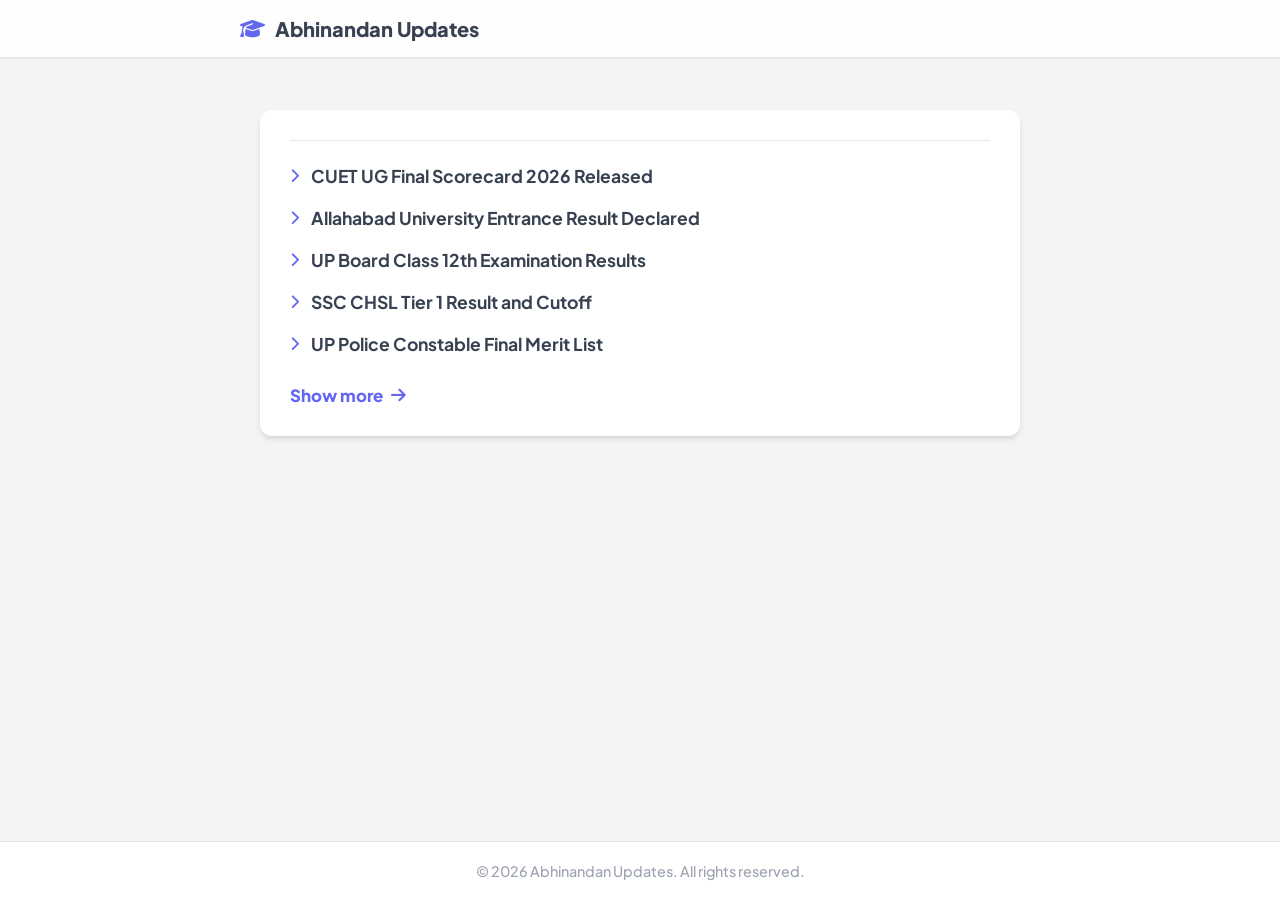
<file: key.html>
<!DOCTYPE html>
<html lang="en">
<head>
    <meta charset="UTF-8">
    <meta name="viewport" content="width=device-width, initial-scale=1.0">
    <title>Answer Key</title>
    
    <!-- Google Fonts: Plus Jakarta Sans -->
    <link rel="preconnect" href="https://fonts.googleapis.com">
    <link rel="preconnect" href="https://fonts.gstatic.com" crossorigin>
    <link href="https://fonts.googleapis.com/css2?family=Plus+Jakarta+Sans:wght@500;600;700;800&display=swap" rel="stylesheet">
    
    <!-- Font Awesome Icons -->
    <link rel="stylesheet" href="https://cdnjs.cloudflare.com/ajax/libs/font-awesome/6.5.1/css/all.min.css">
    
    <style>
        /* === DESIGN SYSTEM === */
        :root {
            --primary: #6366F1;          /* Indigo matching the screenshot arrows/link */
            --bg-body: #F3F4F6;          /* Light gray background */
            --surface: #FFFFFF;
            --text-dark: #374151;        /* Dark gray text */
            --text-light: #9CA3AF;
            --border: #E5E7EB;
            --shadow-sm: 0 1px 2px 0 rgba(0, 0, 0, 0.05);
            --shadow-card: 0 4px 6px -1px rgba(0, 0, 0, 0.1), 0 2px 4px -1px rgba(0, 0, 0, 0.06);
            --radius-lg: 12px;
            --transition: all 0.2s ease-in-out;
        }

        * {
            margin: 0; padding: 0; box-sizing: border-box;
            font-family: 'Plus Jakarta Sans', sans-serif;
        }

        body {
            background-color: var(--bg-body);
            color: var(--text-dark);
            display: flex;
            flex-direction: column;
            min-height: 100vh;
            padding-top: 70px; /* Space for fixed header */
        }

        a { text-decoration: none; color: inherit; }

        /* === 1. HEADER === */
        .site-header {
            position: fixed;
            top: 0; width: 100%; z-index: 100;
            background: rgba(255, 255, 255, 0.9);
            backdrop-filter: blur(10px);
            border-bottom: 1px solid var(--border);
            box-shadow: var(--shadow-sm);
            padding: 16px 24px;
            display: flex;
            justify-content: center;
        }

        .header-content {
            max-width: 800px;
            width: 100%;
            display: flex;
            align-items: center;
            font-size: 1.25rem;
            font-weight: 800;
            color: var(--text-dark);
            gap: 10px;
        }
        
        .header-content i { color: var(--primary); }

        /* === 2. MAIN SECTION (SCREENSHOT UI) === */
        .main-content {
            flex: 1; /* Pushes footer to the bottom */
            max-width: 800px;
            width: 100%;
            margin: 40px auto;
            padding: 0 20px;
        }

        .results-card {
            background: var(--surface);
            border-radius: var(--radius-lg);
            padding: 30px;
            box-shadow: var(--shadow-card);
        }

        /* Top Border Line from Screenshot */
        .top-divider {
            height: 1px;
            background-color: var(--border);
            margin-bottom: 24px;
            width: 100%;
        }

        /* List Items */
        .update-list {
            list-style: none;
            display: flex;
            flex-direction: column;
            gap: 20px;
        }

        .update-item {
            display: flex;
            align-items: center;
            gap: 12px;
            font-size: 1.1rem;
            font-weight: 700;
            color: var(--text-dark);
            cursor: pointer;
            transition: var(--transition);
        }

        .update-item:hover {
            color: var(--primary);
        }

        .update-item i {
            color: var(--primary);
            font-size: 0.9rem;
            font-weight: 800;
        }

        /* Show More Button */
        .show-more-btn {
            display: inline-flex;
            align-items: center;
            gap: 8px;
            margin-top: 30px;
            color: var(--primary);
            font-weight: 800;
            font-size: 1.05rem;
            cursor: pointer;
            transition: var(--transition);
        }

        .show-more-btn:hover {
            opacity: 0.8;
            transform: translateX(4px);
        }

        /* === 3. FOOTER === */
        .site-footer {
            background: var(--surface);
            border-top: 1px solid var(--border);
            text-align: center;
            padding: 20px;
            font-size: 0.9rem;
            color: var(--text-light);
            font-weight: 500;
        }
    </style>
</head>
<body>

    <!-- Header -->
    <header class="site-header">
        <div class="header-content">
            <i class="fa-solid fa-graduation-cap"></i>
            Abhinandan Updates
        </div>
    </header>

    <!-- Main Section (Matching the Screenshot) -->
    <main class="main-content">
        <div class="results-card">
            
            <div class="top-divider"></div>

            <ul class="update-list">
                <li class="update-item">
                    <i class="fa-solid fa-chevron-right"></i>
                    CUET UG Final Scorecard 2026 Released
                </li>
                <li class="update-item">
                    <i class="fa-solid fa-chevron-right"></i>
                    Allahabad University Entrance Result Declared
                </li>
                <li class="update-item">
                    <i class="fa-solid fa-chevron-right"></i>
                    UP Board Class 12th Examination Results
                </li>
                <li class="update-item">
                    <i class="fa-solid fa-chevron-right"></i>
                    SSC CHSL Tier 1 Result and Cutoff
                </li>
                <li class="update-item">
                    <i class="fa-solid fa-chevron-right"></i>
                    UP Police Constable Final Merit List
                </li>
            </ul>

            <div class="show-more-btn">
                Show more <i class="fa-solid fa-arrow-right"></i>
            </div>
            
        </div>
    </main>

    <!-- Footer -->
    <footer class="site-footer">
        &copy; 2026 Abhinandan Updates. All rights reserved.
    </footer>

</body>
</html>
</file>
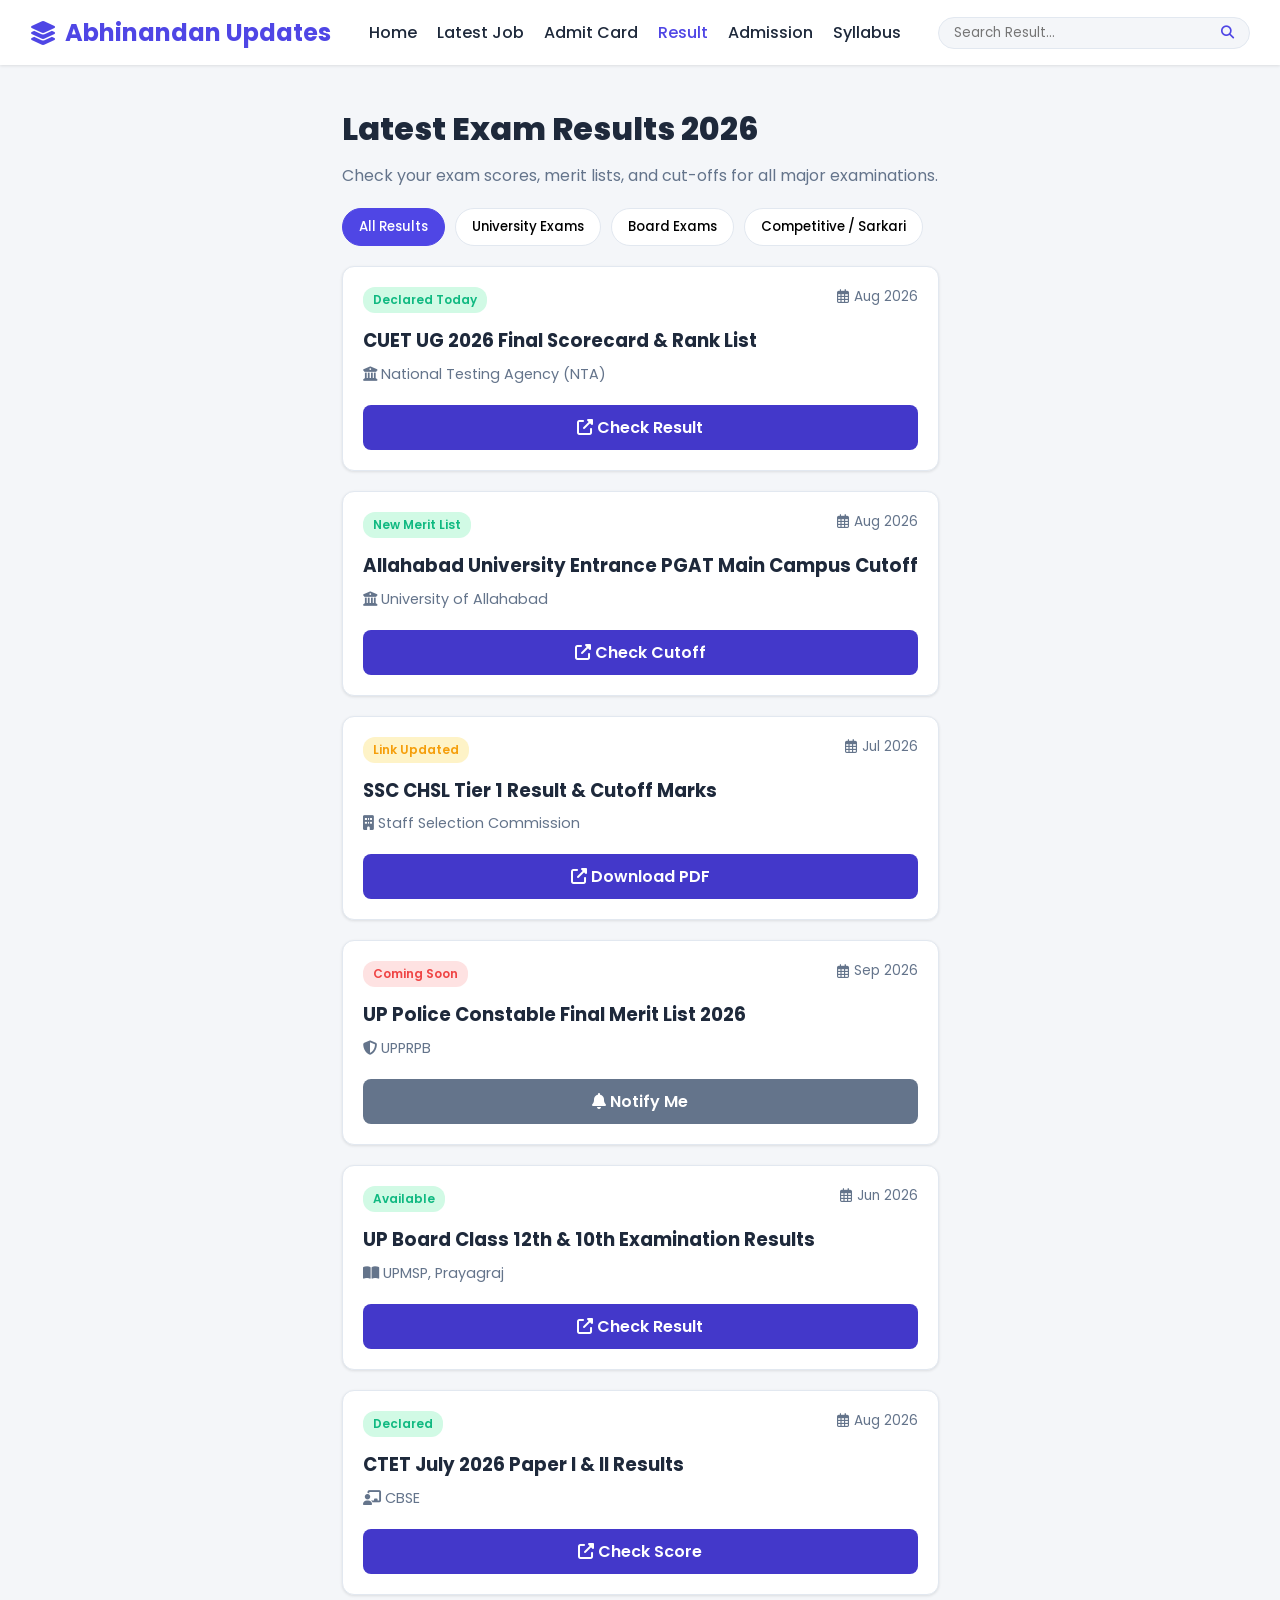
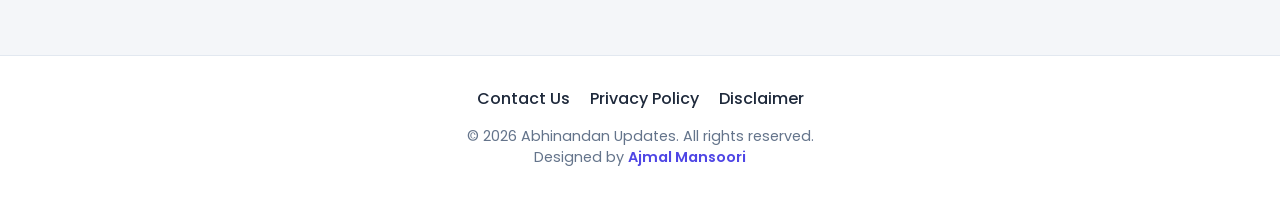
<file: result.html>
<!DOCTYPE html>
<html lang="en">
<head>
    <meta charset="UTF-8">
    <meta name="viewport" content="width=device-width, initial-scale=1.0">
    <title>All Exam Results 2026 - Abhinandan Updates</title>
    
    <!-- Poppins Font -->
    <link href="https://fonts.googleapis.com/css2?family=Poppins:wght@400;500;600;700;800&display=swap" rel="stylesheet">
    <!-- Font Awesome -->
    <link rel="stylesheet" href="https://cdnjs.cloudflare.com/ajax/libs/font-awesome/6.4.0/css/all.min.css">
    
    <style>
        /* === DESIGN SYSTEM & COMMON CSS === */
        :root {
            --primary: #4F46E5;
            --primary-dark: #4338CA;
            --bg-body: #F4F6F9;
            --surface: #FFFFFF;
            --text-dark: #1E293B;
            --text-muted: #64748B;
            --border: #E2E8F0;
            --shadow-sm: 0 1px 3px rgba(0,0,0,0.1);
            --shadow-md: 0 4px 6px -1px rgba(0,0,0,0.1);
            --radius-md: 8px;
            --radius-lg: 12px;
            --transition: all 0.3s ease;
            
            /* Status Colors */
            --success: #10B981;
            --warning: #F59E0B;
            --danger: #EF4444;
        }

        * { margin: 0; padding: 0; box-sizing: border-box; font-family: 'Poppins', sans-serif; }
        body { background-color: var(--bg-body); color: var(--text-dark); display: flex; flex-direction: column; min-height: 100vh; }
        a { text-decoration: none; color: inherit; }
        ul { list-style: none; }

        /* === HEADER === */
        .navbar {
            background: var(--surface); padding: 15px 30px; display: flex; justify-content: space-between;
            align-items: center; box-shadow: var(--shadow-sm); position: sticky; top: 0; z-index: 1000;
        }
        .logo { font-size: 1.5rem; font-weight: 700; color: var(--primary); display: flex; align-items: center; gap: 8px; }
        .nav-links { display: flex; gap: 20px; font-weight: 500; }
        .nav-links a:hover, .nav-links a.active { color: var(--primary); }
        .header-right { display: flex; align-items: center; gap: 15px; }
        .search-box { display: flex; border: 1px solid var(--border); border-radius: 20px; padding: 5px 15px; background: var(--bg-body); }
        .search-box input { border: none; background: transparent; outline: none; padding-right: 10px; }
        .search-box button { background: transparent; border: none; color: var(--primary); cursor: pointer; }

        /* === PAGE TITLE & FILTERS === */
        .page-header { max-width: 1100px; margin: 40px auto 20px; padding: 0 20px; }
        .page-title { font-size: 2rem; font-weight: 800; color: var(--text-dark); margin-bottom: 10px; }
        .page-desc { color: var(--text-muted); font-size: 1rem; }
        
        .filters { display: flex; gap: 10px; margin-top: 20px; flex-wrap: wrap; }
        .filter-btn {
            background: var(--surface); border: 1px solid var(--border); padding: 8px 16px;
            border-radius: 20px; cursor: pointer; font-weight: 500; transition: var(--transition);
        }
        .filter-btn.active, .filter-btn:hover { background: var(--primary); color: white; border-color: var(--primary); }

        /* === RESULTS GRID SECTION === */
        .results-container { max-width: 1100px; margin: 0 auto 60px; padding: 0 20px; flex: 1; }
        .result-grid { display: grid; grid-template-columns: repeat(auto-fill, minmax(320px, 1fr)); gap: 20px; }

        .result-card {
            background: var(--surface); border-radius: var(--radius-lg); padding: 20px;
            border: 1px solid var(--border); box-shadow: var(--shadow-sm); transition: var(--transition);
            display: flex; flex-direction: column; justify-content: space-between;
        }
        .result-card:hover { transform: translateY(-5px); box-shadow: var(--shadow-md); border-color: var(--primary); }

        .card-header { display: flex; justify-content: space-between; align-items: flex-start; margin-bottom: 15px; }
        
        .status-badge {
            font-size: 0.75rem; font-weight: 600; padding: 4px 10px; border-radius: 12px;
        }
        .status-new { background: #D1FAE5; color: var(--success); }
        .status-updated { background: #FEF3C7; color: var(--warning); }
        .status-soon { background: #FEE2E2; color: var(--danger); }

        .date { font-size: 0.85rem; color: var(--text-muted); display: flex; align-items: center; gap: 5px; }

        .exam-title { font-size: 1.15rem; font-weight: 700; margin-bottom: 10px; line-height: 1.4; }
        .exam-org { font-size: 0.9rem; color: var(--text-muted); margin-bottom: 20px; }

        .btn-check {
            display: block; text-align: center; background: var(--primary-dark); color: white;
            padding: 10px; border-radius: var(--radius-md); font-weight: 600; transition: var(--transition);
        }
        .btn-check:hover { background: var(--primary); }

        /* === FOOTER === */
        footer { background: var(--surface); border-top: 1px solid var(--border); padding: 30px 20px; text-align: center; margin-top: auto; }
        .footer-links { display: flex; justify-content: center; gap: 20px; margin-bottom: 15px; font-weight: 500; }
        .footer-links a:hover { color: var(--primary); }
        .copyright { color: var(--text-muted); font-size: 0.9rem; }
        .developer { font-weight: 600; color: var(--primary); }
        
        @media (max-width: 768px) {
            .nav-links, .search-box { display: none; } /* Add your mobile menu toggle logic later */
            .page-title { font-size: 1.5rem; }
        }
    </style>
</head>
<body>

    <!-- Header -->
    <header class="navbar">
        <a href="index.html" class="logo">
            <i class="fas fa-layer-group"></i> Abhinandan Updates
        </a>
        <ul class="nav-links">
            <li><a href="index.html">Home</a></li>
            <li><a href="latest-jobs.html">Latest Job</a></li>
            <li><a href="admit-card.html">Admit Card</a></li>
            <li><a href="result.html" class="active">Result</a></li>
            <li><a href="admission.html">Admission</a></li>
            <li><a href="syllabus.html">Syllabus</a></li>
        </ul>
        <div class="header-right">
            <div class="search-box">
                <input type="text" placeholder="Search Result...">
                <button type="submit"><i class="fas fa-search"></i></button>
            </div>
        </div>
    </header>

    <!-- Page Header & Filters -->
    <section class="page-header">
        <h1 class="page-title">Latest Exam Results 2026</h1>
        <p class="page-desc">Check your exam scores, merit lists, and cut-offs for all major examinations.</p>
        
        <div class="filters">
            <button class="filter-btn active">All Results</button>
            <button class="filter-btn">University Exams</button>
            <button class="filter-btn">Board Exams</button>
            <button class="filter-btn">Competitive / Sarkari</button>
        </div>
    </section>

    <!-- Results Grid -->
    <main class="results-container">
        <div class="result-grid">
            
            <!-- Result Card 1 -->
            <div class="result-card">
                <div>
                    <div class="card-header">
                        <span class="status-badge status-new">Declared Today</span>
                        <span class="date"><i class="far fa-calendar-alt"></i> Aug 2026</span>
                    </div>
                    <h2 class="exam-title">CUET UG 2026 Final Scorecard & Rank List</h2>
                    <p class="exam-org"><i class="fas fa-university"></i> National Testing Agency (NTA)</p>
                </div>
                <a href="scor.html" class="btn-check"><i class="fas fa-external-link-alt"></i> Check Result</a>
            </div>

            <!-- Result Card 2 -->
            <div class="result-card">
                <div>
                    <div class="card-header">
                        <span class="status-badge status-new">New Merit List</span>
                        <span class="date"><i class="far fa-calendar-alt"></i> Aug 2026</span>
                    </div>
                    <h2 class="exam-title">Allahabad University Entrance PGAT Main Campus Cutoff</h2>
                    <p class="exam-org"><i class="fas fa-university"></i> University of Allahabad</p>
                </div>
                <a href="scor.html" class="btn-check"><i class="fas fa-external-link-alt"></i> Check Cutoff</a>
            </div>

            <!-- Result Card 3 -->
            <div class="result-card">
                <div>
                    <div class="card-header">
                        <span class="status-badge status-updated">Link Updated</span>
                        <span class="date"><i class="far fa-calendar-alt"></i> Jul 2026</span>
                    </div>
                    <h2 class="exam-title">SSC CHSL Tier 1 Result & Cutoff Marks</h2>
                    <p class="exam-org"><i class="fas fa-building"></i> Staff Selection Commission</p>
                </div>
                <a href="#" class="btn-check"><i class="fas fa-external-link-alt"></i> Download PDF</a>
            </div>

            <!-- Result Card 4 -->
            <div class="result-card">
                <div>
                    <div class="card-header">
                        <span class="status-badge status-soon">Coming Soon</span>
                        <span class="date"><i class="far fa-calendar-alt"></i> Sep 2026</span>
                    </div>
                    <h2 class="exam-title">UP Police Constable Final Merit List 2026</h2>
                    <p class="exam-org"><i class="fas fa-shield-alt"></i> UPPRPB</p>
                </div>
                <a href="#" class="btn-check" style="background: var(--text-muted);"><i class="fas fa-bell"></i> Notify Me</a>
            </div>
            
            <!-- Result Card 5 -->
            <div class="result-card">
                <div>
                    <div class="card-header">
                        <span class="status-badge status-new">Available</span>
                        <span class="date"><i class="far fa-calendar-alt"></i> Jun 2026</span>
                    </div>
                    <h2 class="exam-title">UP Board Class 12th & 10th Examination Results</h2>
                    <p class="exam-org"><i class="fas fa-book-open"></i> UPMSP, Prayagraj</p>
                </div>
                <a href="#" class="btn-check"><i class="fas fa-external-link-alt"></i> Check Result</a>
            </div>

            <!-- Result Card 6 -->
            <div class="result-card">
                <div>
                    <div class="card-header">
                        <span class="status-badge status-new">Declared</span>
                        <span class="date"><i class="far fa-calendar-alt"></i> Aug 2026</span>
                    </div>
                    <h2 class="exam-title">CTET July 2026 Paper I & II Results</h2>
                    <p class="exam-org"><i class="fas fa-chalkboard-teacher"></i> CBSE</p>
                </div>
                <a href="#" class="btn-check"><i class="fas fa-external-link-alt"></i> Check Score</a>
            </div>

        </div>
    </main>

    <!-- Footer -->
    <footer>
        <div class="footer-links">
            <a href="#">Contact Us</a>
            <a href="#">Privacy Policy</a>
            <a href="#">Disclaimer</a>
        </div>
        <div class="copyright">
            <p>&copy; 2026 Abhinandan Updates. All rights reserved.</p>
            <p>Designed by <span class="developer">Ajmal Mansoori</span></p>
        </div>
    </footer>

</body>
</html>
</file>
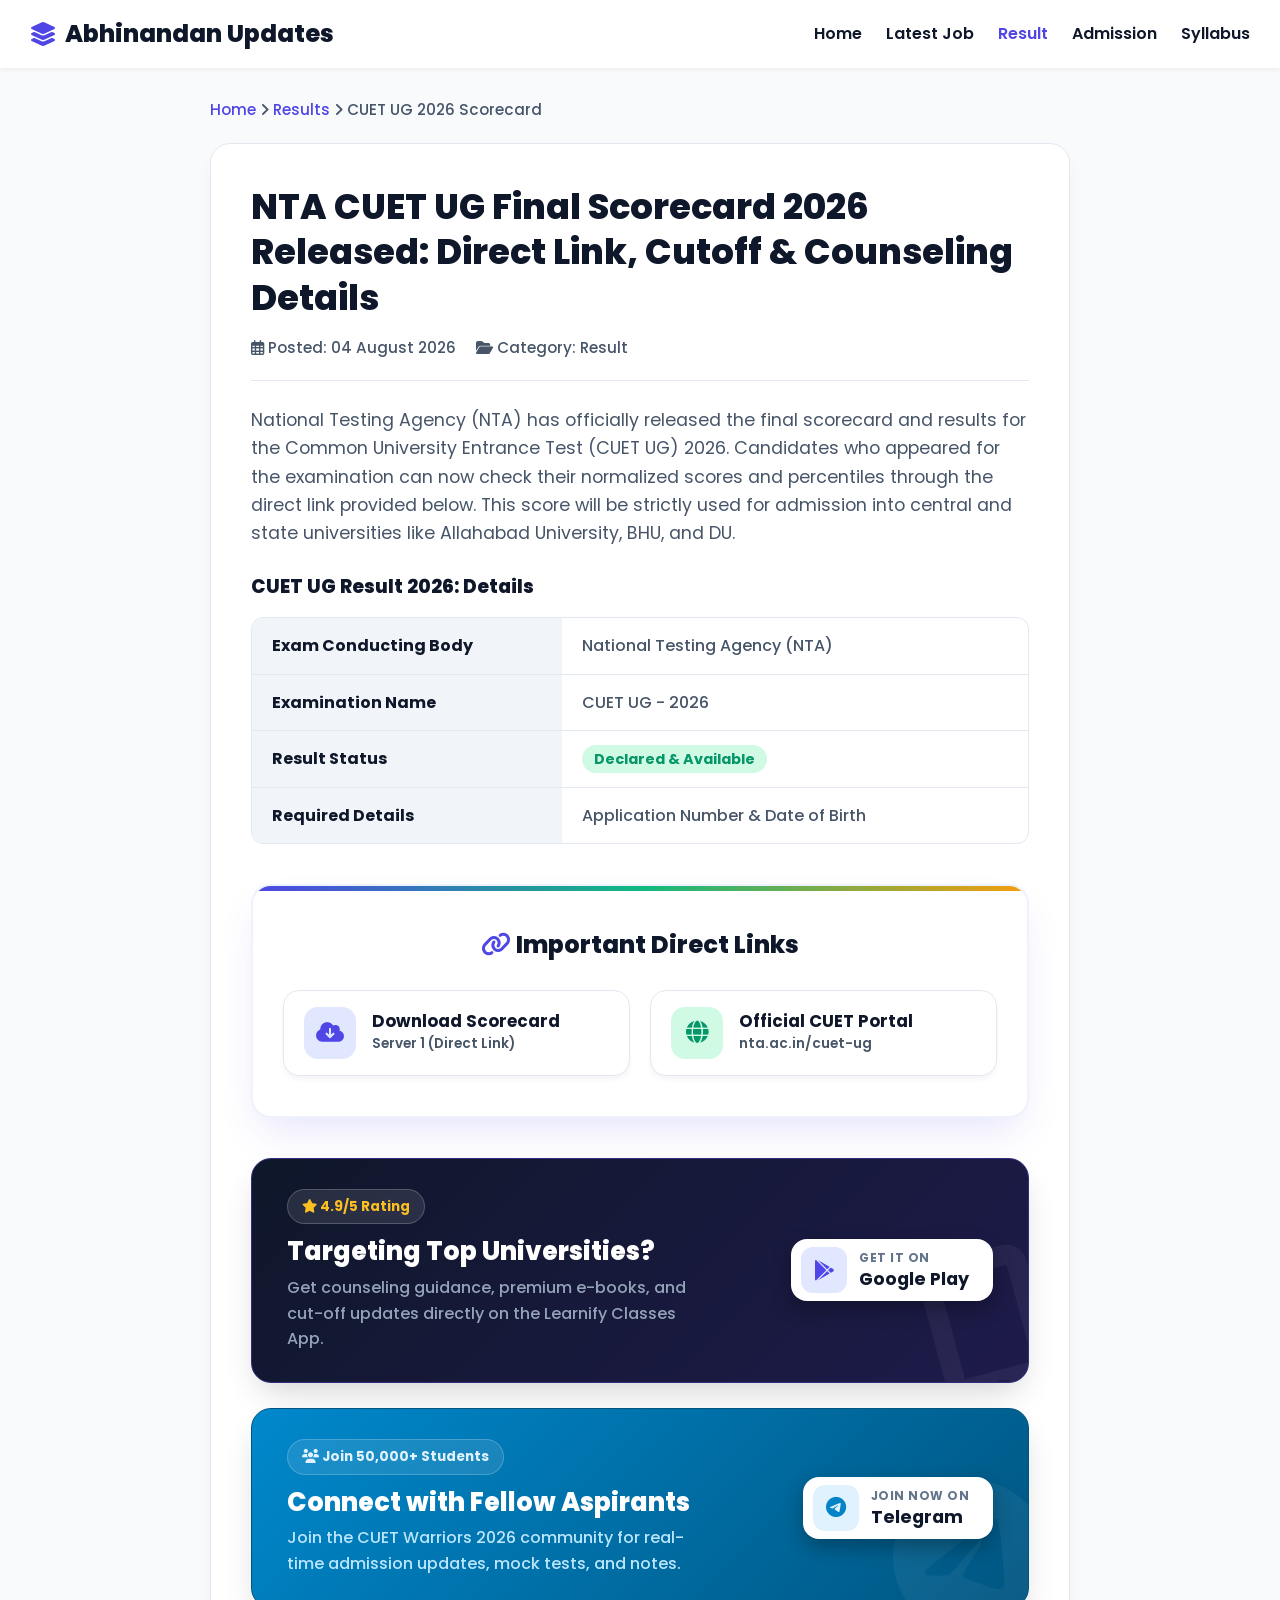
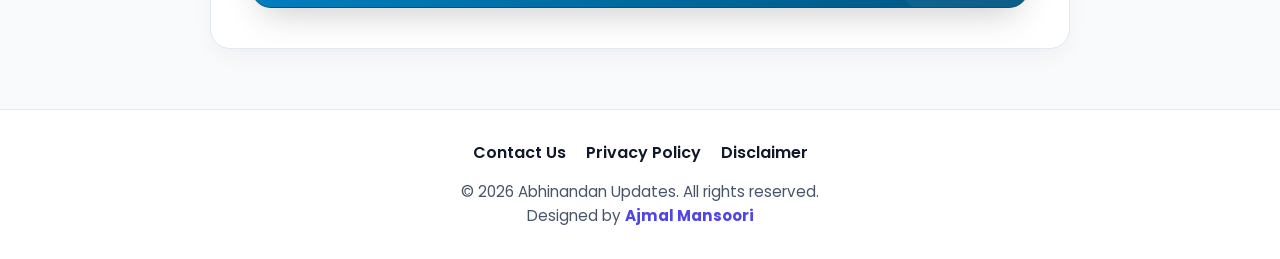
<file: scor.html>
<!DOCTYPE html>
<html lang="en">
<head>
    <meta charset="UTF-8">
    <meta name="viewport" content="width=device-width, initial-scale=1.0">
    <title>CUET UG 2026 Final Scorecard Released - Abhinandan Updates</title>
    
    <!-- Poppins Font -->
    <link href="https://fonts.googleapis.com/css2?family=Poppins:wght@400;500;600;700;800&display=swap" rel="stylesheet">
    <!-- Font Awesome -->
    <link rel="stylesheet" href="https://cdnjs.cloudflare.com/ajax/libs/font-awesome/6.4.0/css/all.min.css">
    
    <style>
        /* === COMMON CSS === */
        :root {
            --primary: #4F46E5;
            --primary-dark: #3730A3;
            --bg-body: #F8FAFC;
            --surface: #FFFFFF;
            --text-dark: #0F172A;
            --text-muted: #475569;
            --border: #E2E8F0;
            --radius-md: 12px;
            --radius-lg: 20px;
            --shadow-sm: 0 2px 4px rgba(0,0,0,0.05);
            --transition: all 0.3s cubic-bezier(0.4, 0, 0.2, 1);
        }

        * { margin: 0; padding: 0; box-sizing: border-box; font-family: 'Poppins', sans-serif; }
        body { background-color: var(--bg-body); color: var(--text-dark); display: flex; flex-direction: column; min-height: 100vh; line-height: 1.6; }
        a { text-decoration: none; color: inherit; }
        ul { list-style: none; }

        /* === HEADER === */
        .navbar {
            background: rgba(255, 255, 255, 0.95); padding: 15px 30px; display: flex; justify-content: space-between;
            align-items: center; box-shadow: var(--shadow-sm); position: sticky; top: 0; z-index: 1000;
            backdrop-filter: blur(10px);
        }
        .logo { font-size: 1.5rem; font-weight: 800; color: var(--text-dark); display: flex; align-items: center; gap: 8px; }
        .logo i { color: var(--primary); }
        .nav-links { display: flex; gap: 24px; font-weight: 600; }
        .nav-links a:hover, .nav-links a.active { color: var(--primary); }

        /* === MAIN POST CONTAINER === */
        .post-container { max-width: 900px; margin: 30px auto 60px; padding: 0 20px; flex: 1; }
        
        .breadcrumb { font-size: 0.95rem; color: var(--text-muted); margin-bottom: 20px; font-weight: 500; }
        .breadcrumb a { color: var(--primary); }

        .post-box { background: var(--surface); border-radius: var(--radius-lg); padding: 40px; box-shadow: 0 10px 25px -5px rgba(0,0,0,0.05); border: 1px solid var(--border); }
        .post-title { font-size: 2.2rem; font-weight: 800; color: var(--text-dark); margin-bottom: 15px; line-height: 1.3; }
        .post-meta { font-size: 0.95rem; color: var(--text-muted); margin-bottom: 25px; display: flex; gap: 20px; border-bottom: 1px solid var(--border); padding-bottom: 20px; font-weight: 500; }
        
        .post-text { color: var(--text-muted); margin-bottom: 25px; font-size: 1.1rem; }

        .info-table { width: 100%; border-collapse: separate; border-spacing: 0; margin-bottom: 35px; border-radius: var(--radius-md); overflow: hidden; border: 1px solid var(--border); }
        .info-table th, .info-table td { padding: 15px 20px; border-bottom: 1px solid var(--border); text-align: left; }
        .info-table tr:last-child th, .info-table tr:last-child td { border-bottom: none; }
        .info-table th { background: #F1F5F9; color: var(--text-dark); width: 40%; font-weight: 700; }
        .info-table td { color: var(--text-muted); font-weight: 500; }

        /* =========================================
           ✨ PREMIUM SECTION: SQUIRCLE DOWNLOAD LINKS
        ========================================= */
        .important-links {
            background: #FFFFFF;
            border-radius: var(--radius-lg);
            padding: 40px 30px;
            margin: 40px 0;
            box-shadow: 0 20px 40px -10px rgba(79, 70, 229, 0.15);
            border: 2px solid #EEF2FF;
            position: relative;
            overflow: hidden;
        }
        
        .important-links::before {
            content: ''; position: absolute; top: 0; left: 0; width: 100%; height: 5px;
            background: linear-gradient(90deg, #4F46E5, #10B981, #F59E0B);
        }

        .important-links h3 { color: var(--text-dark); margin-bottom: 25px; font-size: 1.5rem; font-weight: 800; text-align: center; }
        
        .squircle-btn-grid {
            display: grid;
            grid-template-columns: repeat(auto-fit, minmax(280px, 1fr));
            gap: 20px;
        }

        .squircle-btn {
            background: #FFFFFF;
            display: flex;
            align-items: center;
            gap: 16px;
            padding: 16px 20px;
            border-radius: 16px;
            border: 1px solid #E2E8F0;
            box-shadow: 0 4px 6px -1px rgba(0, 0, 0, 0.05);
            transition: var(--transition);
            text-decoration: none;
            cursor: pointer;
        }

        .squircle-btn:hover {
            transform: translateY(-4px);
            box-shadow: 0 12px 20px -8px rgba(79, 70, 229, 0.3);
            border-color: #E0E7FF;
        }

        .sq-icon {
            width: 52px; height: 52px; min-width: 52px;
            border-radius: 14px; display: flex; justify-content: center;
            align-items: center; font-size: 1.4rem; transition: var(--transition);
        }

        .squircle-btn:hover .sq-icon {
            transform: scale(1.08); filter: brightness(0.95);
        }

        .sq-text { display: flex; flex-direction: column; justify-content: center; text-align: left; }
        .sq-text h4 { font-size: 1.05rem; font-weight: 700; color: var(--text-dark); margin-bottom: 2px; line-height: 1.2; }
        .sq-text p { font-size: 0.85rem; color: var(--text-muted); font-weight: 600; margin: 0; }
        
        .sq-text span { font-size: 0.75rem; font-weight: 700; color: #64748B; text-transform: uppercase; letter-spacing: 0.5px; margin-bottom: 2px; }

        /* =========================================
           🚀 PREMIUM SECTION: PROMO BANNERS
        ========================================= */
        .promo-banner {
            display: flex; align-items: center; justify-content: space-between;
            padding: 30px 35px; border-radius: var(--radius-lg); margin-top: 25px;
            position: relative; overflow: hidden;
            box-shadow: 0 15px 35px -10px rgba(0,0,0,0.2);
        }
        
        .promo-app { background: linear-gradient(135deg, #0F172A 0%, #1E1B4B 100%); border: 1px solid #312E81; }
        .promo-telegram { background: linear-gradient(135deg, #0088cc 0%, #005580 100%); border: 1px solid #005580; }

        .bg-icon { position: absolute; right: -20px; bottom: -30px; font-size: 10rem; opacity: 0.05; color: white; transform: rotate(-15deg); pointer-events: none; }

        .promo-text { position: relative; z-index: 2; max-width: 60%; }
        
        .promo-badge {
            display: inline-block; background: rgba(255, 255, 255, 0.1); backdrop-filter: blur(5px);
            border: 1px solid rgba(255, 255, 255, 0.2); padding: 6px 14px; border-radius: 20px;
            font-size: 0.85rem; font-weight: 700; margin-bottom: 12px;
        }
        .badge-yellow { color: #FBBF24; }
        .badge-white { color: #E0F2FE; }

        .promo-text h4 { font-size: 1.6rem; margin-bottom: 8px; color: #FFFFFF; font-weight: 800; line-height: 1.2; }
        .promo-text p { font-size: 1rem; color: #94A3B8; font-weight: 500; margin: 0; }
        .promo-telegram .promo-text p { color: #BAE6FD; }

        /* ✨ NEW: SQUIRCLE PROMO BUTTONS */
        .promo-sq-btn {
            background: #FFFFFF; display: inline-flex; align-items: center; gap: 12px;
            padding: 8px 24px 8px 10px; border-radius: 16px; position: relative; z-index: 2;
            box-shadow: 0 8px 20px rgba(0,0,0,0.3); transition: var(--transition); text-decoration: none;
        }
        
        .promo-sq-btn:hover {
            transform: translateY(-4px) scale(1.02);
            box-shadow: 0 12px 25px rgba(0,0,0,0.4);
        }

        .promo-sq-icon {
            width: 46px; height: 46px; min-width: 46px; border-radius: 12px;
            display: flex; justify-content: center; align-items: center; font-size: 1.3rem;
        }

        /* === FOOTER === */
        footer { background: var(--surface); border-top: 1px solid var(--border); padding: 30px 20px; text-align: center; margin-top: auto; }
        .footer-links { display: flex; justify-content: center; gap: 20px; margin-bottom: 15px; font-weight: 600; }
        .copyright { color: var(--text-muted); font-size: 0.95rem; }
        .developer { font-weight: 700; color: var(--primary); }

        @media (max-width: 768px) {
            .nav-links { display: none; }
            .post-title { font-size: 1.8rem; }
            .promo-banner { flex-direction: column; text-align: center; padding: 30px 20px; gap: 20px; }
            .promo-text { max-width: 100%; margin-bottom: 5px; }
            .bg-icon { display: none; }
            .squircle-btn-grid { grid-template-columns: 1fr; }
        }
    </style>
</head>
<body>

    <!-- Header -->
    <header class="navbar">
        <a href="index.html" class="logo">
            <i class="fas fa-layer-group"></i> Abhinandan Updates
        </a>
        <ul class="nav-links">
            <li><a href="index.html">Home</a></li>
            <li><a href="latest-jobs.html">Latest Job</a></li>
            <li><a href="result.html" class="active">Result</a></li>
            <li><a href="admission.html">Admission</a></li>
            <li><a href="syllabus.html">Syllabus</a></li>
        </ul>
    </header>

    <!-- Main Content -->
    <main class="post-container">
        
        <!-- Breadcrumb -->
        <div class="breadcrumb">
            <a href="index.html">Home</a> <i class="fas fa-angle-right"></i> <a href="result.html">Results</a> <i class="fas fa-angle-right"></i> CUET UG 2026 Scorecard
        </div>

        <!-- Post Content -->
        <article class="post-box">
            <h1 class="post-title">NTA CUET UG Final Scorecard 2026 Released: Direct Link, Cutoff & Counseling Details</h1>
            
            <div class="post-meta">
                <span><i class="far fa-calendar-alt"></i> Posted: 04 August 2026</span>
                <span><i class="fas fa-folder-open"></i> Category: Result</span>
            </div>

            <p class="post-text">National Testing Agency (NTA) has officially released the final scorecard and results for the Common University Entrance Test (CUET UG) 2026. Candidates who appeared for the examination can now check their normalized scores and percentiles through the direct link provided below. This score will be strictly used for admission into central and state universities like Allahabad University, BHU, and DU.</p>

            <h3 style="margin-bottom: 15px; color: var(--text-dark); font-weight: 800;">CUET UG Result 2026: Details</h3>
            <table class="info-table">
                <tr>
                    <th>Exam Conducting Body</th>
                    <td>National Testing Agency (NTA)</td>
                </tr>
                <tr>
                    <th>Examination Name</th>
                    <td>CUET UG - 2026</td>
                </tr>
                <tr>
                    <th>Result Status</th>
                    <td><span style="background: #D1FAE5; color: #059669; padding: 4px 12px; border-radius: 20px; font-weight: 700; font-size: 0.9rem;">Declared & Available</span></td>
                </tr>
                <tr>
                    <th>Required Details</th>
                    <td>Application Number & Date of Birth</td>
                </tr>
            </table>

            <!-- ✨ PREMIUM SQUIRCLE DOWNLOAD LINKS SECTION -->
            <div class="important-links">
                <h3><i class="fas fa-link" style="color: var(--primary);"></i> Important Direct Links</h3>
                
                <div class="squircle-btn-grid">
                    <!-- Link 1: Download Scorecard -->
                    <a href="#" class="squircle-btn">
                        <div class="sq-icon" style="background: #E0E7FF; color: #4F46E5;">
                            <i class="fas fa-cloud-download-alt"></i>
                        </div>
                        <div class="sq-text">
                            <h4>Download Scorecard</h4>
                            <p>Server 1 (Direct Link)</p>
                        </div>
                    </a>

                    <!-- Link 2: Official Website -->
                    <a href="#" class="squircle-btn">
                        <div class="sq-icon" style="background: #D1FAE5; color: #059669;">
                            <i class="fas fa-globe"></i>
                        </div>
                        <div class="sq-text">
                            <h4>Official CUET Portal</h4>
                            <p>nta.ac.in/cuet-ug</p>
                        </div>
                    </a>
                </div>
            </div>

            <!-- 🚀 PREMIUM PROMO BANNERS -->
            
            <!-- Learnify Classes App Banner -->
            <div class="promo-banner promo-app">
                <i class="fas fa-mobile-alt bg-icon"></i>
                <div class="promo-text">
                    <div class="promo-badge badge-yellow"><i class="fas fa-star"></i> 4.9/5 Rating</div>
                    <h4>Targeting Top Universities?</h4>
                    <p>Get counseling guidance, premium e-books, and cut-off updates directly on the Learnify Classes App.</p>
                </div>
                <!-- Updated Button: App Store Style Squircle -->
                <a href="#" class="promo-sq-btn">
                    <div class="promo-sq-icon" style="background: #E0E7FF; color: #4F46E5;">
                        <i class="fab fa-google-play"></i>
                    </div>
                    <div class="sq-text">
                        <span>GET IT ON</span>
                        <h4 style="color: #0F172A; font-size: 1.1rem;">Google Play</h4>
                    </div>
                </a>
            </div>

            <!-- CUET Warriors Telegram Banner -->
            <div class="promo-banner promo-telegram">
                <i class="fab fa-telegram-plane bg-icon"></i>
                <div class="promo-text">
                    <div class="promo-badge badge-white"><i class="fas fa-users"></i> Join 50,000+ Students</div>
                    <h4>Connect with Fellow Aspirants</h4>
                    <p>Join the CUET Warriors 2026 community for real-time admission updates, mock tests, and notes.</p>
                </div>
                <!-- Updated Button: Telegram Style Squircle -->
                <a href="https://t.me/cuetwarriors2026" class="promo-sq-btn" target="_blank">
                    <div class="promo-sq-icon" style="background: #E0F2FE; color: #0284C7;">
                        <i class="fab fa-telegram-plane"></i>
                    </div>
                    <div class="sq-text">
                        <span>JOIN NOW ON</span>
                        <h4 style="color: #0F172A; font-size: 1.1rem;">Telegram</h4>
                    </div>
                </a>
            </div>

        </article>
    </main>

    <!-- Footer -->
    <footer>
        <div class="footer-links">
            <a href="contact.html">Contact Us</a>
            <a href="privacy.html">Privacy Policy</a>
            <a href="disclaimer.html">Disclaimer</a>
        </div>
        <div class="copyright">
            <p>&copy; 2026 Abhinandan Updates. All rights reserved.</p>
            <p>Designed by <span class="developer">Ajmal Mansoori</span></p>
        </div>
    </footer>

</body>
</html>
</file>
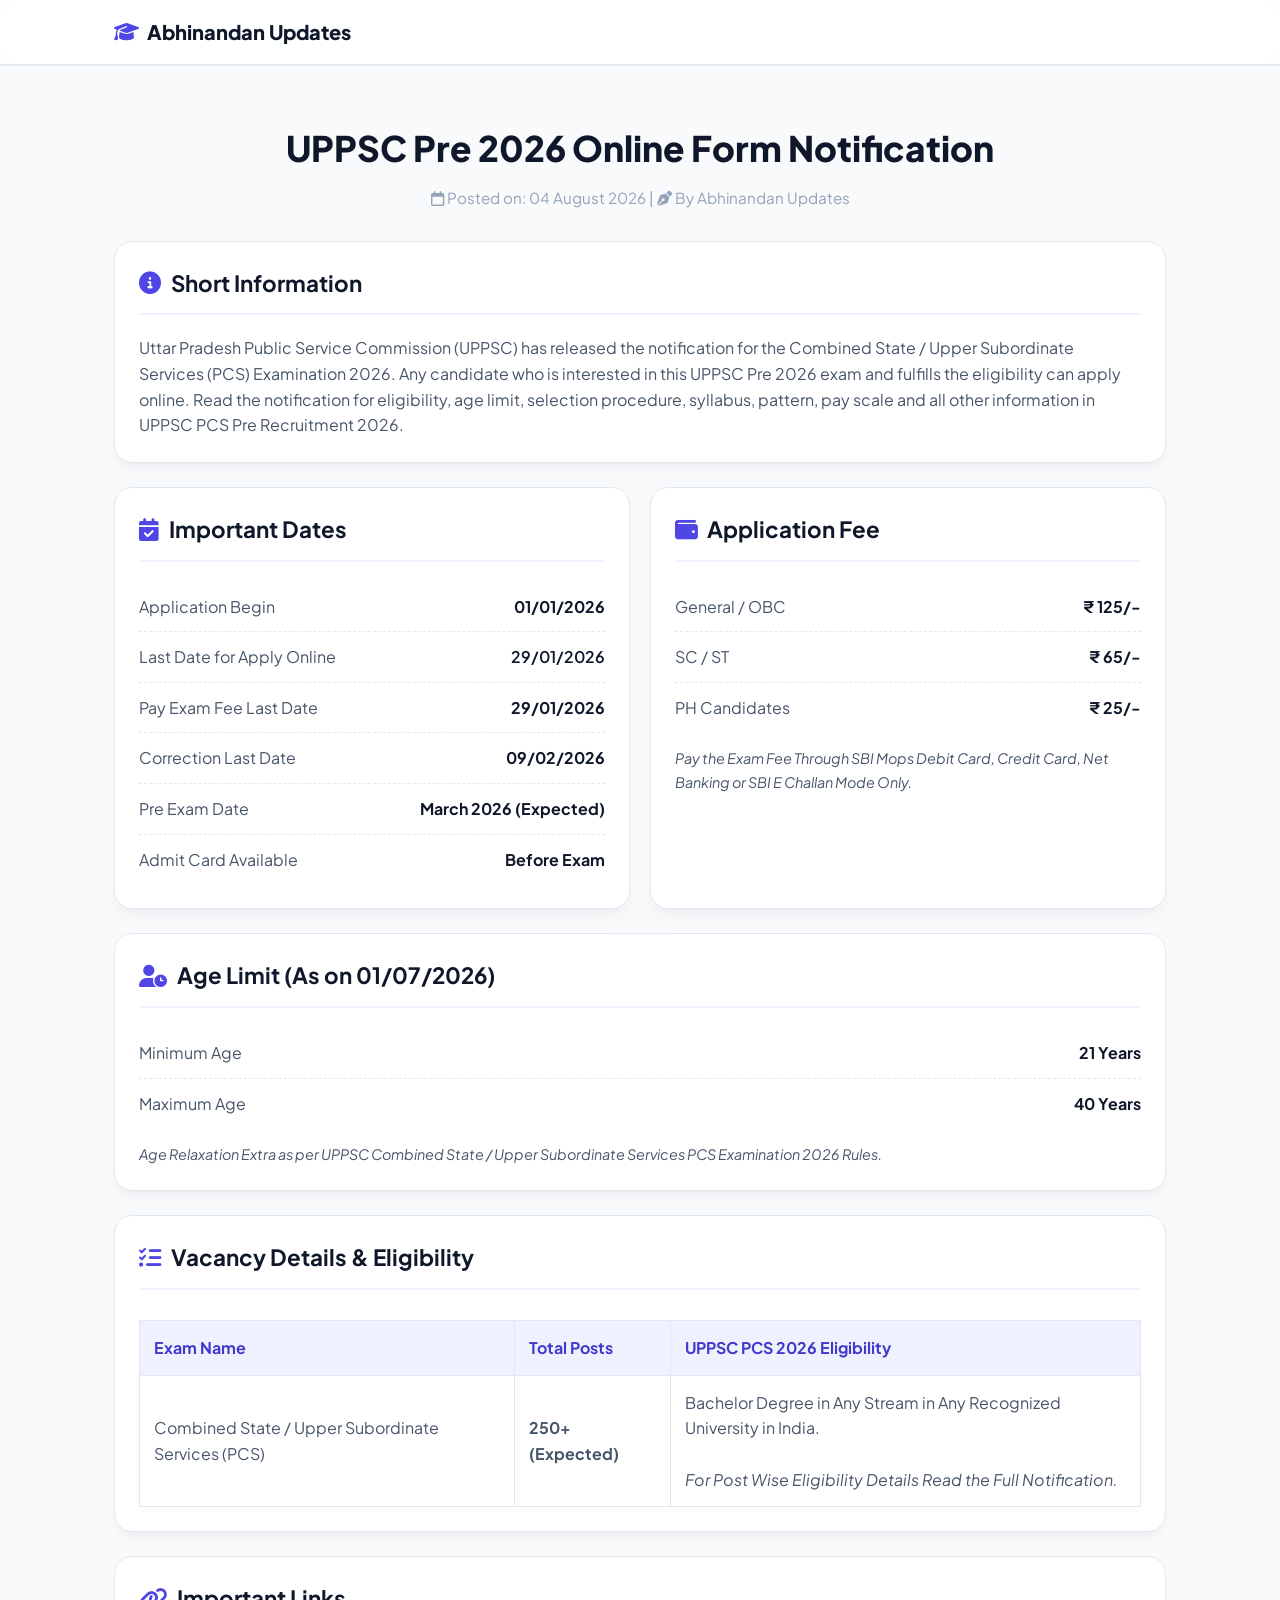
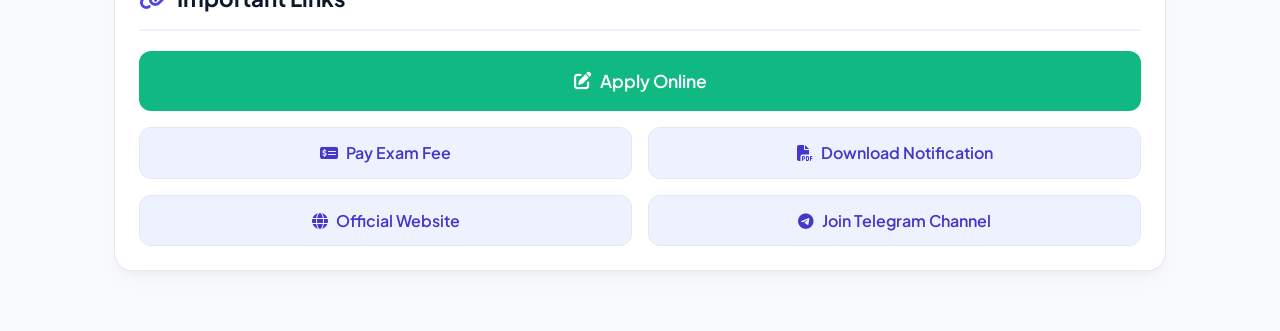
<file: structor.html>
<!DOCTYPE html>
<html lang="en">
<head>
    <meta charset="UTF-8">
    <meta name="viewport" content="width=device-width, initial-scale=1.0">
    <title>UPPSC Pre 2026 Online Form - Abhinandan Updates</title>
    
    <!-- Google Fonts: Plus Jakarta Sans & Inter -->
    <link rel="preconnect" href="https://fonts.googleapis.com">
    <link rel="preconnect" href="https://fonts.gstatic.com" crossorigin>
    <link href="https://fonts.googleapis.com/css2?family=Plus+Jakarta+Sans:wght@400;500;600;700;800&family=Inter:wght@400;500;600;700&display=swap" rel="stylesheet">
    
    <!-- Font Awesome Icons -->
    <link rel="stylesheet" href="https://cdnjs.cloudflare.com/ajax/libs/font-awesome/6.5.1/css/all.min.css">
    
    <style>
        /* === MODERN SAAS / PREMIUM DESIGN SYSTEM === */
        :root {
            --primary: #4F46E5;          
            --primary-dark: #4338CA;
            --primary-light: #EEF2FF;
            --primary-gradient: linear-gradient(135deg, #4F46E5 0%, #7C3AED 100%);
            --secondary: #0EA5E9;        
            --accent-green: #10B981;
            --accent-red: #EF4444;
            --bg-body: #F8FAFC;          
            --surface: #FFFFFF;
            --text-dark: #0F172A;        
            --text-muted: #475569;       
            --text-light: #94A3B8;       
            --border: #E2E8F0;           
            --shadow-sm: 0 1px 2px 0 rgba(0, 0, 0, 0.05);
            --shadow-card: 0 10px 25px -5px rgba(15, 23, 42, 0.04), 0 8px 10px -6px rgba(15, 23, 42, 0.04);
            --radius-sm: 8px;
            --radius-md: 12px;
            --radius-lg: 18px;
            --radius-full: 9999px;
            --transition: all 0.25s cubic-bezier(0.4, 0, 0.2, 1);
        }

        * {
            margin: 0; padding: 0; box-sizing: border-box;
            font-family: 'Plus Jakarta Sans', 'Inter', sans-serif;
        }

        body {
            background-color: var(--bg-body);
            color: var(--text-muted);
            line-height: 1.6;
            overflow-x: hidden;
            -webkit-font-smoothing: antialiased;
            padding-top: 80px; 
        }

        a { text-decoration: none; color: inherit; }
        ul { list-style: none; }

        /* === TOP NAVBAR === */
        .header-wrapper {
            position: fixed; width: 100%; top: 0; z-index: 1000;
            background: rgba(255, 255, 255, 0.85);
            backdrop-filter: blur(12px);
            -webkit-backdrop-filter: blur(12px);
            border-bottom: 1px solid var(--border);
            box-shadow: var(--shadow-sm);
        }

        .navbar {
            max-width: 1100px; margin: auto;
            display: flex; justify-content: space-between; 
            align-items: center; padding: 16px 24px;
        }

        .logo {
            font-size: 1.25rem; font-weight: 800; color: var(--text-dark);
            display: flex; align-items: center; gap: 8px;
        }

        .logo i { color: var(--primary); }

        /* === POST HEADER === */
        .post-header {
            max-width: 1100px; margin: 40px auto 20px; padding: 0 24px;
            text-align: center;
        }
        .post-title {
            color: var(--text-dark); font-size: 2.2rem; font-weight: 800; margin-bottom: 10px;
        }
        .post-meta {
            color: var(--text-light); font-size: 0.95rem; margin-bottom: 30px;
        }

        /* === CONTENT LAYOUT === */
        .content-container {
            max-width: 1100px; margin: 0 auto 60px; padding: 0 24px;
            display: flex; flex-direction: column; gap: 24px;
        }

        .card {
            background: var(--surface);
            border-radius: var(--radius-lg);
            padding: 24px;
            box-shadow: var(--shadow-card);
            border: 1px solid var(--border);
        }

        .card h2 {
            color: var(--text-dark); font-size: 1.4rem; font-weight: 700;
            margin-bottom: 20px; padding-bottom: 12px;
            border-bottom: 2px solid var(--primary-light);
            display: flex; align-items: center; gap: 10px;
        }
        
        .card h2 i { color: var(--primary); }

        /* === GRID FOR DATES & FEES === */
        .info-grid {
            display: grid; grid-template-columns: repeat(auto-fit, minmax(300px, 1fr)); gap: 20px;
        }

        .info-list li {
            display: flex; justify-content: space-between; align-items: center;
            padding: 12px 0; border-bottom: 1px dashed var(--border);
        }
        .info-list li:last-child { border-bottom: none; }
        .info-list strong { color: var(--text-dark); }
        .highlight-text { color: var(--accent-red); font-weight: 600; }

        /* === ELIGIBILITY TABLE === */
        .data-table {
            width: 100%; border-collapse: collapse; margin-top: 10px;
        }
        .data-table th, .data-table td {
            padding: 14px; text-align: left; border: 1px solid var(--border);
        }
        .data-table th {
            background-color: var(--primary-light); color: var(--primary-dark); font-weight: 700;
        }

        /* === IMPORTANT LINKS BUTTONS === */
        .link-grid {
            display: grid; grid-template-columns: 1fr 1fr; gap: 16px;
        }
        .btn-link {
            display: inline-flex; align-items: center; justify-content: center; gap: 8px;
            background: var(--primary-light); color: var(--primary-dark);
            padding: 12px 20px; border-radius: var(--radius-md); font-weight: 600;
            transition: var(--transition); text-align: center; border: 1px solid var(--border);
        }
        .btn-link:hover {
            background: var(--primary); color: white; transform: translateY(-2px);
        }
        .btn-apply-main {
            background: var(--accent-green); color: white; border: none; grid-column: span 2; padding: 16px; font-size: 1.1rem;
        }
        .btn-apply-main:hover { background: #059669; }

        @media (max-width: 768px) {
            .link-grid { grid-template-columns: 1fr; }
            .btn-apply-main { grid-column: span 1; }
        }
    </style>
</head>
<body>

    <!-- Header Section -->
    <header class="header-wrapper">
        <nav class="navbar">
            <a href="#" class="logo">
                <i class="fa-solid fa-graduation-cap"></i>
                Abhinandan Updates
            </a>
        </nav>
    </header>

    <!-- Post Title -->
    <div class="post-header">
        <h1 class="post-title">UPPSC Pre 2026 Online Form Notification</h1>
        <p class="post-meta"><i class="fa-regular fa-calendar"></i> Posted on: 04 August 2026 | <i class="fa-solid fa-pen-nib"></i> By Abhinandan Updates</p>
    </div>

    <!-- Main Content Grid -->
    <main class="content-container">
        
        <!-- Short Information -->
        <div class="card">
            <h2><i class="fa-solid fa-circle-info"></i> Short Information</h2>
            <p>Uttar Pradesh Public Service Commission (UPPSC) has released the notification for the Combined State / Upper Subordinate Services (PCS) Examination 2026. Any candidate who is interested in this UPPSC Pre 2026 exam and fulfills the eligibility can apply online. Read the notification for eligibility, age limit, selection procedure, syllabus, pattern, pay scale and all other information in UPPSC PCS Pre Recruitment 2026.</p>
        </div>

        <div class="info-grid">
            <!-- Important Dates -->
            <div class="card">
                <h2><i class="fa-solid fa-calendar-check"></i> Important Dates</h2>
                <ul class="info-list">
                    <li><span>Application Begin</span> <strong>01/01/2026</strong></li>
                    <li><span>Last Date for Apply Online</span> <strong class="highlight-text">29/01/2026</strong></li>
                    <li><span>Pay Exam Fee Last Date</span> <strong>29/01/2026</strong></li>
                    <li><span>Correction Last Date</span> <strong>09/02/2026</strong></li>
                    <li><span>Pre Exam Date</span> <strong>March 2026 (Expected)</strong></li>
                    <li><span>Admit Card Available</span> <strong>Before Exam</strong></li>
                </ul>
            </div>

            <!-- Application Fee -->
            <div class="card">
                <h2><i class="fa-solid fa-wallet"></i> Application Fee</h2>
                <ul class="info-list">
                    <li><span>General / OBC</span> <strong>₹ 125/-</strong></li>
                    <li><span>SC / ST</span> <strong>₹ 65/-</strong></li>
                    <li><span>PH Candidates</span> <strong>₹ 25/-</strong></li>
                </ul>
                <p style="margin-top: 15px; font-size: 0.9rem;"><em>Pay the Exam Fee Through SBI Mops Debit Card, Credit Card, Net Banking or SBI E Challan Mode Only.</em></p>
            </div>
        </div>

        <!-- Age Limit -->
        <div class="card">
            <h2><i class="fa-solid fa-user-clock"></i> Age Limit (As on 01/07/2026)</h2>
            <ul class="info-list">
                <li><span>Minimum Age</span> <strong>21 Years</strong></li>
                <li><span>Maximum Age</span> <strong>40 Years</strong></li>
            </ul>
            <p style="margin-top: 15px; font-size: 0.9rem;"><em>Age Relaxation Extra as per UPPSC Combined State / Upper Subordinate Services PCS Examination 2026 Rules.</em></p>
        </div>

        <!-- Vacancy Details -->
        <div class="card">
            <h2><i class="fa-solid fa-list-check"></i> Vacancy Details & Eligibility</h2>
            <div style="overflow-x:auto;">
                <table class="data-table">
                    <thead>
                        <tr>
                            <th>Exam Name</th>
                            <th>Total Posts</th>
                            <th>UPPSC PCS 2026 Eligibility</th>
                        </tr>
                    </thead>
                    <tbody>
                        <tr>
                            <td>Combined State / Upper Subordinate Services (PCS)</td>
                            <td><strong>250+ (Expected)</strong></td>
                            <td>Bachelor Degree in Any Stream in Any Recognized University in India.<br><br><em>For Post Wise Eligibility Details Read the Full Notification.</em></td>
                        </tr>
                    </tbody>
                </table>
            </div>
        </div>

        <!-- Important Links -->
        <div class="card">
            <h2><i class="fa-solid fa-link"></i> Important Links</h2>
            <div class="link-grid">
                <a href="#" class="btn-link btn-apply-main"><i class="fa-solid fa-pen-to-square"></i> Apply Online</a>
                <a href="#" class="btn-link"><i class="fa-solid fa-money-check-dollar"></i> Pay Exam Fee</a>
                <a href="#" class="btn-link"><i class="fa-solid fa-file-pdf"></i> Download Notification</a>
                <a href="#" class="btn-link"><i class="fa-solid fa-globe"></i> Official Website</a>
                <a href="#" class="btn-link"><i class="fa-brands fa-telegram"></i> Join Telegram Channel</a>
            </div>
        </div>

    </main>

</body>
</html>
</file>
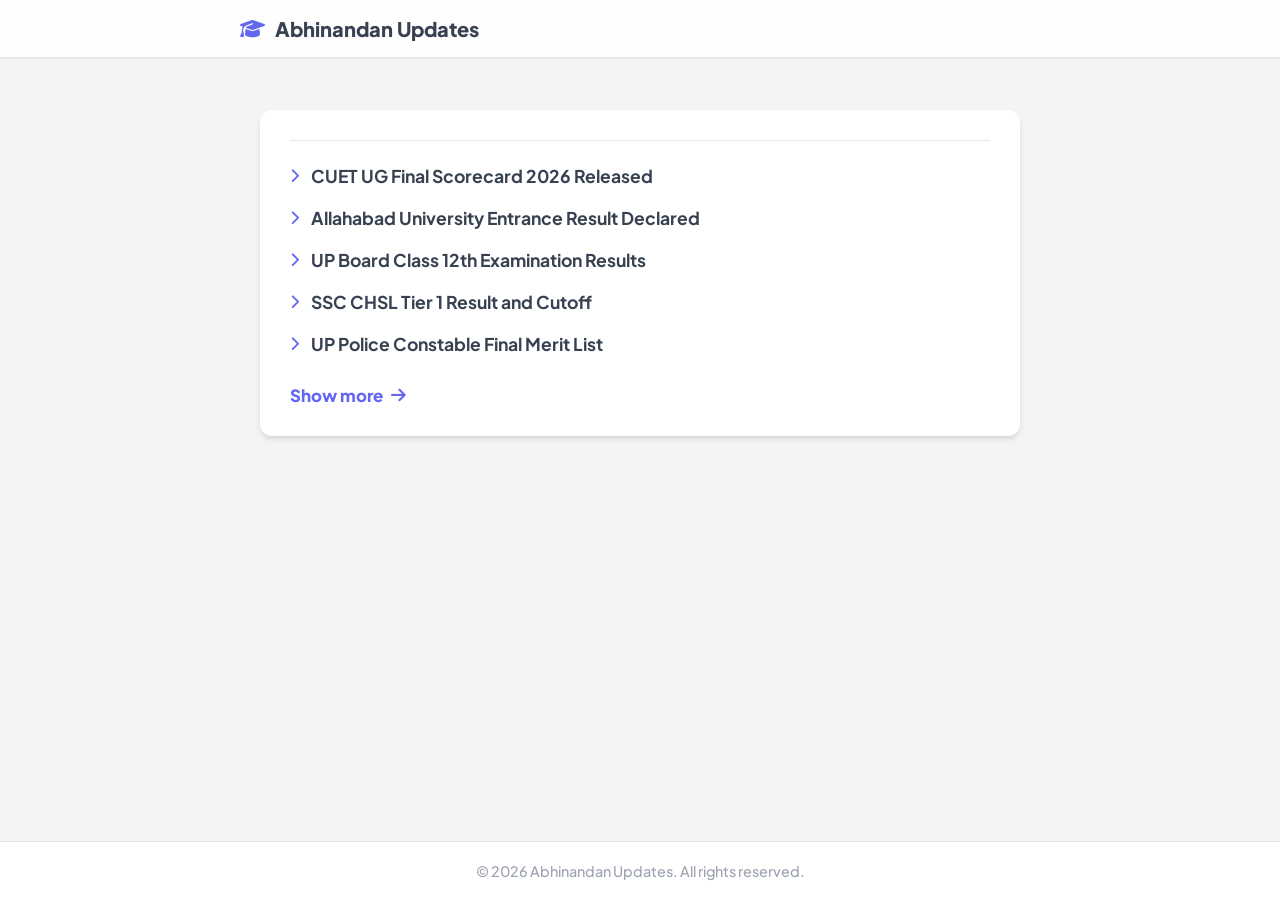
<file: syllabus.html>
<!DOCTYPE html>
<html lang="en">
<head>
    <meta charset="UTF-8">
    <meta name="viewport" content="width=device-width, initial-scale=1.0">
    <title>Syllabus</title>
    
    <!-- Google Fonts: Plus Jakarta Sans -->
    <link rel="preconnect" href="https://fonts.googleapis.com">
    <link rel="preconnect" href="https://fonts.gstatic.com" crossorigin>
    <link href="https://fonts.googleapis.com/css2?family=Plus+Jakarta+Sans:wght@500;600;700;800&display=swap" rel="stylesheet">
    
    <!-- Font Awesome Icons -->
    <link rel="stylesheet" href="https://cdnjs.cloudflare.com/ajax/libs/font-awesome/6.5.1/css/all.min.css">
    
    <style>
        /* === DESIGN SYSTEM === */
        :root {
            --primary: #6366F1;          /* Indigo matching the screenshot arrows/link */
            --bg-body: #F3F4F6;          /* Light gray background */
            --surface: #FFFFFF;
            --text-dark: #374151;        /* Dark gray text */
            --text-light: #9CA3AF;
            --border: #E5E7EB;
            --shadow-sm: 0 1px 2px 0 rgba(0, 0, 0, 0.05);
            --shadow-card: 0 4px 6px -1px rgba(0, 0, 0, 0.1), 0 2px 4px -1px rgba(0, 0, 0, 0.06);
            --radius-lg: 12px;
            --transition: all 0.2s ease-in-out;
        }

        * {
            margin: 0; padding: 0; box-sizing: border-box;
            font-family: 'Plus Jakarta Sans', sans-serif;
        }

        body {
            background-color: var(--bg-body);
            color: var(--text-dark);
            display: flex;
            flex-direction: column;
            min-height: 100vh;
            padding-top: 70px; /* Space for fixed header */
        }

        a { text-decoration: none; color: inherit; }

        /* === 1. HEADER === */
        .site-header {
            position: fixed;
            top: 0; width: 100%; z-index: 100;
            background: rgba(255, 255, 255, 0.9);
            backdrop-filter: blur(10px);
            border-bottom: 1px solid var(--border);
            box-shadow: var(--shadow-sm);
            padding: 16px 24px;
            display: flex;
            justify-content: center;
        }

        .header-content {
            max-width: 800px;
            width: 100%;
            display: flex;
            align-items: center;
            font-size: 1.25rem;
            font-weight: 800;
            color: var(--text-dark);
            gap: 10px;
        }
        
        .header-content i { color: var(--primary); }

        /* === 2. MAIN SECTION (SCREENSHOT UI) === */
        .main-content {
            flex: 1; /* Pushes footer to the bottom */
            max-width: 800px;
            width: 100%;
            margin: 40px auto;
            padding: 0 20px;
        }

        .results-card {
            background: var(--surface);
            border-radius: var(--radius-lg);
            padding: 30px;
            box-shadow: var(--shadow-card);
        }

        /* Top Border Line from Screenshot */
        .top-divider {
            height: 1px;
            background-color: var(--border);
            margin-bottom: 24px;
            width: 100%;
        }

        /* List Items */
        .update-list {
            list-style: none;
            display: flex;
            flex-direction: column;
            gap: 20px;
        }

        .update-item {
            display: flex;
            align-items: center;
            gap: 12px;
            font-size: 1.1rem;
            font-weight: 700;
            color: var(--text-dark);
            cursor: pointer;
            transition: var(--transition);
        }

        .update-item:hover {
            color: var(--primary);
        }

        .update-item i {
            color: var(--primary);
            font-size: 0.9rem;
            font-weight: 800;
        }

        /* Show More Button */
        .show-more-btn {
            display: inline-flex;
            align-items: center;
            gap: 8px;
            margin-top: 30px;
            color: var(--primary);
            font-weight: 800;
            font-size: 1.05rem;
            cursor: pointer;
            transition: var(--transition);
        }

        .show-more-btn:hover {
            opacity: 0.8;
            transform: translateX(4px);
        }

        /* === 3. FOOTER === */
        .site-footer {
            background: var(--surface);
            border-top: 1px solid var(--border);
            text-align: center;
            padding: 20px;
            font-size: 0.9rem;
            color: var(--text-light);
            font-weight: 500;
        }
    </style>
</head>
<body>

    <!-- Header -->
    <header class="site-header">
        <div class="header-content">
            <i class="fa-solid fa-graduation-cap"></i>
            Abhinandan Updates
        </div>
    </header>

    <!-- Main Section (Matching the Screenshot) -->
    <main class="main-content">
        <div class="results-card">
            
            <div class="top-divider"></div>

            <ul class="update-list">
                <li class="update-item">
                    <i class="fa-solid fa-chevron-right"></i>
                    CUET UG Final Scorecard 2026 Released
                </li>
                <li class="update-item">
                    <i class="fa-solid fa-chevron-right"></i>
                    Allahabad University Entrance Result Declared
                </li>
                <li class="update-item">
                    <i class="fa-solid fa-chevron-right"></i>
                    UP Board Class 12th Examination Results
                </li>
                <li class="update-item">
                    <i class="fa-solid fa-chevron-right"></i>
                    SSC CHSL Tier 1 Result and Cutoff
                </li>
                <li class="update-item">
                    <i class="fa-solid fa-chevron-right"></i>
                    UP Police Constable Final Merit List
                </li>
            </ul>

            <div class="show-more-btn">
                Show more <i class="fa-solid fa-arrow-right"></i>
            </div>
            
        </div>
    </main>

    <!-- Footer -->
    <footer class="site-footer">
        &copy; 2026 Abhinandan Updates. All rights reserved.
    </footer>

</body>
</html>
</file>
<file: style.css>
/* === PREMIUM SAAS VARIABLES === */
:root {
    --primary: #673DE6;       
    --primary-hover: #5025D1;
    --bg-body: #F4F5F7;       
    --surface: #FFFFFF;
    --text-dark: #111111;     
    --text-muted: #444444;    
    --border: #EAEAEA;        
    --shadow-sm: 0 2px 8px rgba(0, 0, 0, 0.04);
    --shadow-md: 0 8px 24px rgba(0, 0, 0, 0.08);
    --radius-md: 12px;
    --radius-lg: 16px;
    --transition: all 0.25s ease;
}

* { margin: 0; padding: 0; box-sizing: border-box; font-family: 'Poppins', sans-serif; }
body { background-color: var(--bg-body); color: var(--text-muted); line-height: 1.6; overflow-x: hidden; }
a { text-decoration: none; color: inherit; }
ul { list-style: none; }

/* === HEADER & NAVBAR === */
.header-wrapper {
    position: fixed; 
    width: 100%; 
    top: 0; 
    left: 0;
    z-index: 1000;
    background: rgba(255, 255, 255, 0.98); 
    backdrop-filter: blur(10px);
    border-bottom: 1px solid var(--border);
    box-shadow: var(--shadow-sm);
}

.navbar {
    max-width: 1200px; 
    margin: auto;
    display: flex; 
    justify-content: space-between; 
    align-items: center;
    padding: 12px 20px;
    position: relative; /* Fixed relative container for absolute children */
}

.logo { 
    font-size: 1.35rem; 
    font-weight: 700; 
    color: var(--text-dark); 
    display: flex; 
    align-items: center; 
    gap: 8px; 
    letter-spacing: -0.5px;
    white-space: nowrap;
}
.logo i { color: var(--primary); }

.nav-links { 
    display: flex; 
    gap: 4px; 
    align-items: center; 
}
.nav-links a { 
    font-size: 0.9rem; 
    font-weight: 500; 
    color: var(--text-muted); 
    padding: 8px 14px; 
    border-radius: 50px; 
    transition: var(--transition); 
    white-space: nowrap;
}
.nav-links a:hover, .nav-links a.active { background: #F3F0FF; color: var(--primary); }

.header-right { display: flex; align-items: center; gap: 12px; }

/* Search Box */
.search-box {
    display: flex; 
    align-items: center; 
    background: var(--bg-body);
    border-radius: 50px; 
    padding: 6px 14px; 
    border: 1px solid var(--border);
    transition: var(--transition);
}
.search-box:focus-within { 
    border-color: var(--primary); 
    background: var(--surface); 
    box-shadow: 0 0 0 3px rgba(103, 61, 230, 0.1);
}
.search-box input { border: none; outline: none; background: transparent; width: 150px; font-size: 0.85rem; }
.search-box button { background: transparent; border: none; color: var(--primary); cursor: pointer; font-size: 0.9rem; }

/* 3-Dot Menu Toggle */
.menu-toggle {
    display: none; 
    font-size: 1.25rem; 
    color: var(--text-dark); 
    cursor: pointer;
    width: 38px;
    height: 38px;
    border-radius: 8px; 
    align-items: center;
    justify-content: center;
    transition: var(--transition);
}
.menu-toggle:hover { background: var(--bg-body); color: var(--primary); }

/* === TICKER === */
.ticker-bar { background-color: var(--surface); border-bottom: 1px solid var(--border); display: flex; align-items: center; padding: 8px 20px; }
.ticker-badge { background: var(--primary); color: #fff; padding: 4px 10px; border-radius: 6px; font-weight: 600; font-size: 0.72rem; text-transform: uppercase; margin-right: 12px; flex-shrink: 0; box-shadow: 0 2px 8px rgba(103, 61, 230, 0.3); }
.ticker-wrapper { flex: 1; overflow: hidden; }
.ticker-content { display: inline-flex; white-space: nowrap; animation: ticker 25s linear infinite; }
.ticker-item { margin-right: 40px; font-size: 0.88rem; font-weight: 500; color: var(--text-dark); display: flex; align-items: center; gap: 8px; }
.ticker-item i { color: var(--primary); font-size: 0.65rem; }
@keyframes ticker { 0% { transform: translateX(0); } 100% { transform: translateX(-50%); } }

/* === MAIN LAYOUT === */
.main-container { max-width: 1200px; margin: 140px auto 60px; padding: 0 20px; }

/* === PREMIUM TOOLS SECTION === */
.tools-section { margin-bottom: 40px; }
.tools-grid { display: grid; grid-template-columns: repeat(4, 1fr); gap: 15px; }
.tool-card {
    background: var(--surface); padding: 16px 20px; border-radius: var(--radius-md);
    border: 1px solid var(--border); box-shadow: var(--shadow-sm);
    display: flex; align-items: center; gap: 15px; transition: var(--transition); cursor: pointer;
}
.tool-card:hover { border-color: var(--primary); box-shadow: var(--shadow-md); transform: translateY(-3px); }
.tool-icon {
    width: 45px; height: 45px; border-radius: 10px; background: #F3F0FF;
    color: var(--primary); display: flex; align-items: center; justify-content: center;
    font-size: 1.2rem; flex-shrink: 0;
}
.tool-info h3 { font-size: 0.95rem; font-weight: 600; color: var(--text-dark); }
.tool-info p { font-size: 0.75rem; color: #71717A; margin-top: 2px; }

/* === LIST GRID === */
.list-grid { display: grid; grid-template-columns: repeat(2, 1fr); gap: 25px; }
.samarth-box { background: var(--surface); border-radius: var(--radius-lg); padding: 30px; box-shadow: var(--shadow-sm); transition: var(--transition); border: 1px solid var(--border); }
.samarth-box:hover { box-shadow: var(--shadow-md); border-color: #E2E8F0; }
.samarth-box h2 { font-size: 1.5rem; font-weight: 700; color: var(--text-dark); margin-bottom: 20px; padding-bottom: 12px; border-bottom: 1px solid var(--border); }
.samarth-list { margin-bottom: 20px; }
.samarth-list li { margin-bottom: 16px; }
.samarth-list a { display: flex; align-items: flex-start; gap: 12px; font-size: 0.92rem; color: var(--text-muted); font-weight: 500; transition: color 0.2s ease; }
.samarth-list a i { margin-top: 5px; font-size: 0.75rem; color: var(--primary); }
.samarth-list a:hover { color: var(--primary); }
.show-more-link { display: inline-flex; align-items: center; gap: 8px; font-size: 0.9rem; font-weight: 700; color: var(--primary); transition: var(--transition); }
.show-more-link:hover { gap: 12px; text-decoration: underline; }

/* === FOOTER === */
footer {
    background: #111111;
    color: #FFFFFF;
    padding: 40px 20px 25px;
    text-align: center;
    margin-top: 50px;
}
.footer-links { display: flex; justify-content: center; gap: 25px; margin-bottom: 25px; flex-wrap: wrap; }
.footer-links a { font-size: 0.95rem; font-weight: 500; color: #E0E0E0; transition: var(--transition); }
.footer-links a:hover { color: var(--primary); }
.copyright { border-top: 1px solid #333333; padding-top: 20px; font-size: 0.85rem; color: #888888; line-height: 1.8; }
.developer { color: var(--primary); font-weight: 600; letter-spacing: 0.5px; }

/* === RESPONSIVE BREAKPOINTS === */
@media (max-width: 1080px) {
    .nav-links { display: none; }
    .menu-toggle { display: flex; }

    /* Mobile Menu Dropdown Card */
    .nav-links.active {
        display: flex; 
        flex-direction: column; 
        position: absolute; 
        top: calc(100% + 8px); 
        right: 20px;
        width: 260px;
        background: var(--surface); 
        padding: 10px; 
        border-radius: var(--radius-md);
        box-shadow: var(--shadow-md); 
        border: 1px solid var(--border); 
        align-items: stretch;
        z-index: 1000;
        animation: fadeIn 0.2s ease-in-out;
    }
    .nav-links.active a { 
        width: 100%; 
        border-radius: 8px; 
        padding: 10px 14px;
    }
}

@keyframes fadeIn {
    from { opacity: 0; transform: translateY(-6px); }
    to { opacity: 1; transform: translateY(0); }
}

@media (max-width: 768px) {
    .main-container { margin-top: 125px; padding: 0 15px; }
    .tools-grid { grid-template-columns: repeat(2, 1fr); gap: 10px; }
    .list-grid { grid-template-columns: 1fr; gap: 20px; }
    .search-box { display: none; }
    .samarth-box { padding: 22px 18px; }
    .samarth-box h2 { font-size: 1.35rem; }
    .footer-links { gap: 15px; flex-direction: column; }
}

@media (max-width: 480px) {
    .tools-grid { grid-template-columns: 1fr; }
    .logo { font-size: 1.15rem; }
}
</file>
